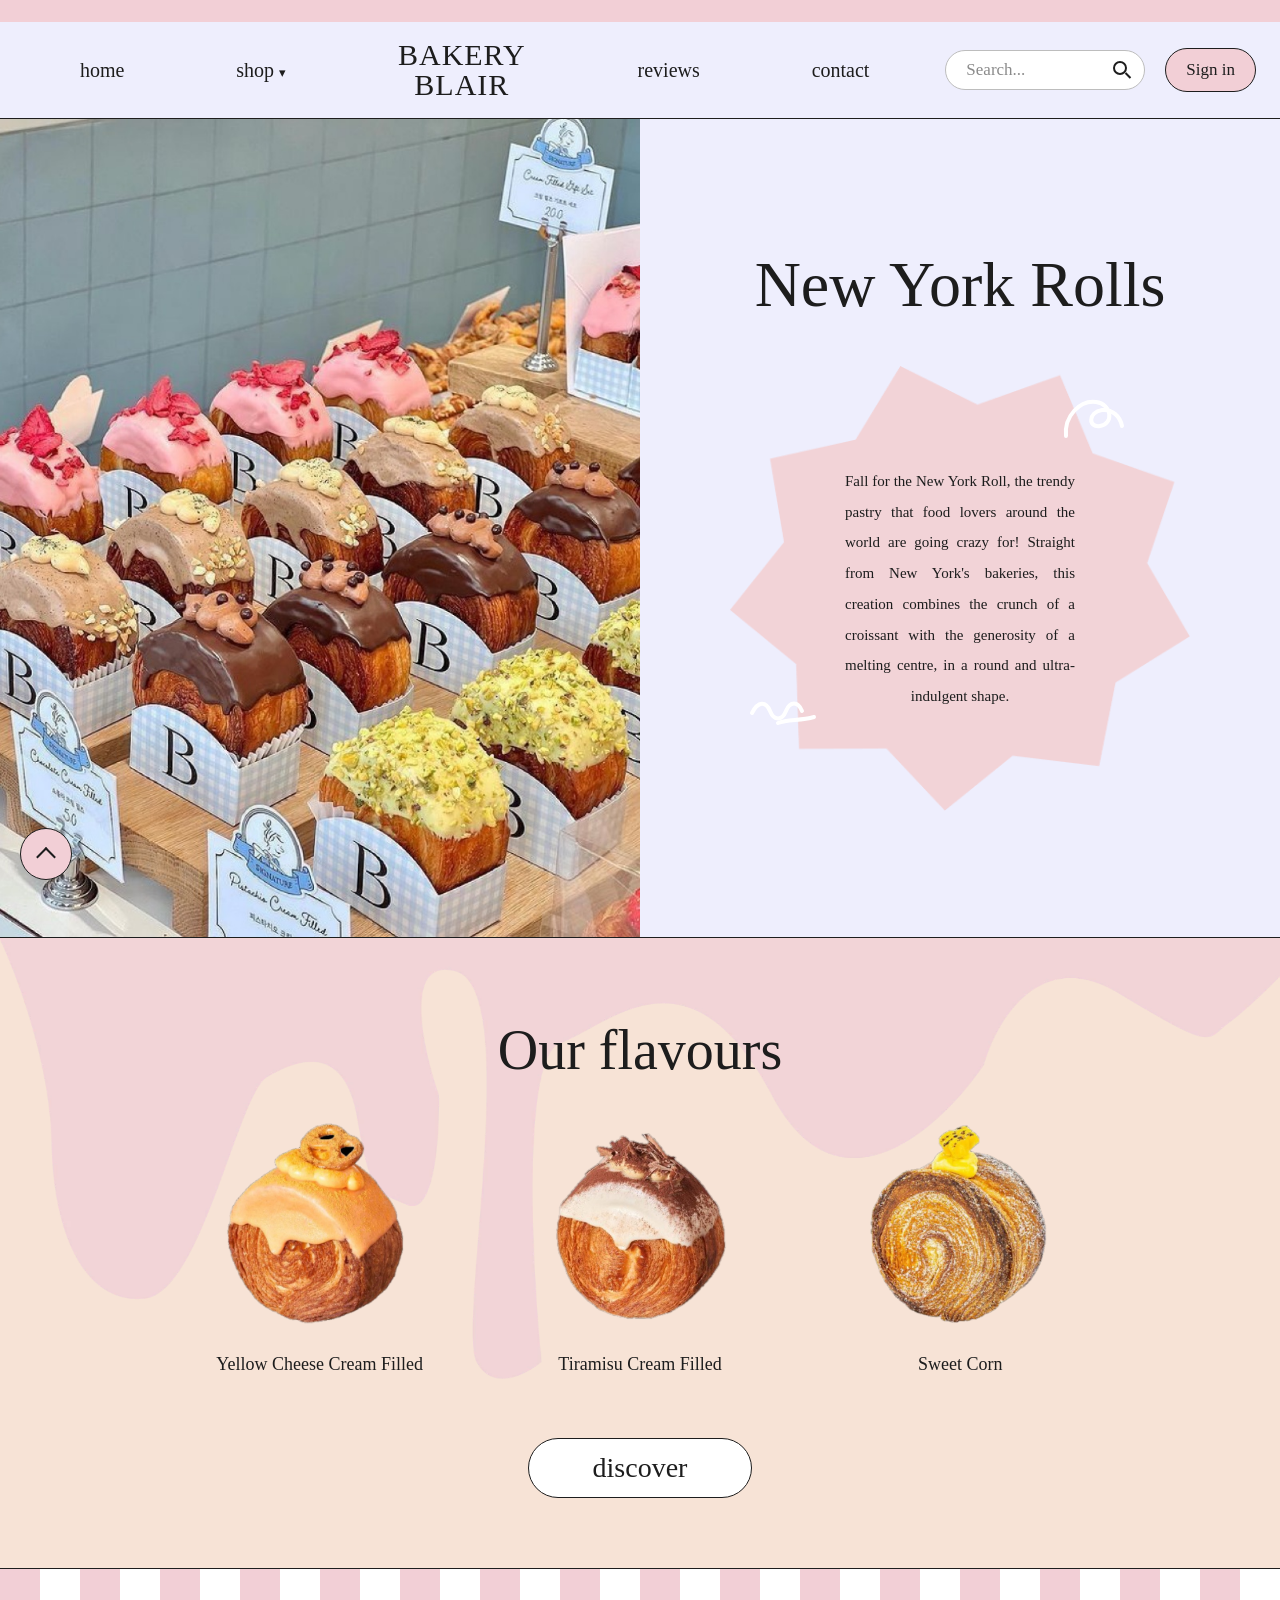
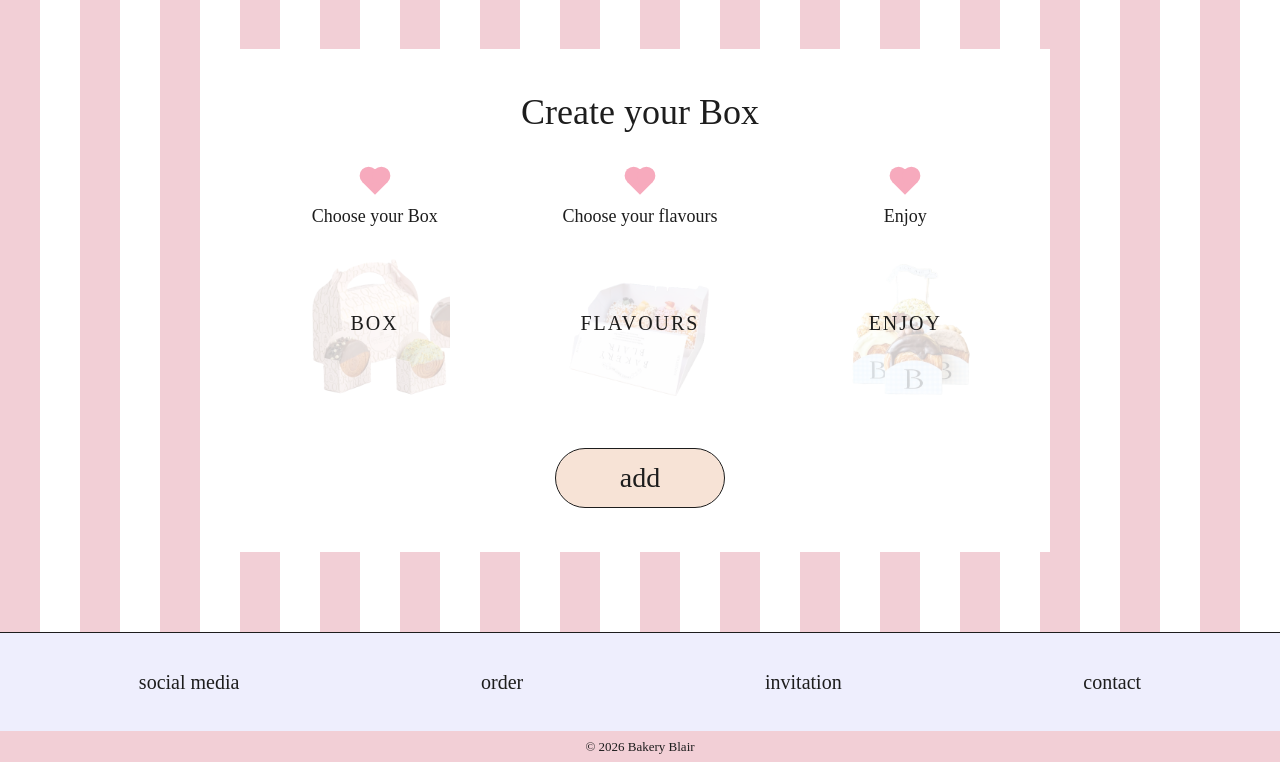
<file: index.html>
<!DOCTYPE html>
<html lang="en">
<head>
    <meta charset="UTF-8">
    <meta name="viewport" content="width=device-width, initial-scale=1.0">
    <title>Bakery Blair</title>
    <link rel="preconnect" href="https://fonts.googleapis.com">
    <link rel="preconnect" href="https://fonts.gstatic.com" crossorigin>
    <link href="https://fonts.googleapis.com/css2?family=Old+Standard+TT:wght@400;700&family=Ponnala&display=swap" rel="stylesheet">
    <link rel="stylesheet" href="style.css">
</head>
<body>

    <!-- Навігація (Flexbox) -->
    <header id="top" class="site-header">
        <nav class="main-nav">
            <!-- Адаптивне меню: чекбокс відкриває список на малих екранах -->
            <input type="checkbox" id="menu-toggle" class="menu-toggle" aria-label="Open menu">
            <label for="menu-toggle" class="burger"><span class="burger-open">&#9776;</span><span class="burger-close">&#10005;</span></label>
            <a href="index.html" class="logo-mobile">Bakery Blair</a>

            <ul class="nav-list">
                <li><a href="index.html">home</a></li>
                <li class="has-submenu">
                    <a href="discover.html">shop <span class="arrow">&#9662;</span></a>
                    <ul class="submenu">
                        <li><a href="discover.html#cheese">Yellow Cheese</a></li>
                        <li><a href="discover.html#tiramisu">Tiramisu</a></li>
                        <li><a href="discover.html#corn">Sweet Corn</a></li>
                    </ul>
                </li>
                <li class="logo"><a href="index.html">Bakery<br>Blair</a></li>
                <li><a href="reviews.html">reviews</a></li>
                <li><a href="reviews.html#feedback">contact</a></li>
            </ul>

            <form class="search" role="search" onsubmit="return false;">
                <input type="search" placeholder="Search..." aria-label="Search">
                <button type="submit" class="search-btn" aria-label="Search">
                    <span class="search-icon"></span>
                </button>
            </form>

            <a href="#signin" class="signin">Sign in</a>
        </nav>
    </header>

    <main>
        <!-- Hero (Grid: 2 колонки) -->
        <section class="hero" id="about">
            <img src="7c415c61-64c7-46a8-bc48-3c3bfce2985f.jpg" alt="New York Rolls in the bakery window">

            <div class="hero-text">
                <h1>New York Rolls</h1>
                <div class="star">
                    <svg class="squiggle squiggle-curl" viewBox="0 0 64 44" aria-hidden="true">
                        <path d="M4 40 C2 20 18 4 34 6 C50 8 52 28 38 30 C26 32 26 16 40 14 C50 13 58 20 60 30"/>
                    </svg>
                    <svg class="squiggle squiggle-wave" viewBox="0 0 70 30" aria-hidden="true">
                        <path d="M4 16 C10 4 18 4 22 14 C26 24 34 24 38 14 C42 4 50 4 54 14"/>
                        <path d="M30 26 C40 22 52 24 66 20"/>
                    </svg>
                    <p>Fall for the New York Roll, the trendy pastry that food lovers around the world are going crazy for! Straight from New York's bakeries, this creation combines the crunch of a croissant with the generosity of a melting centre, in a round and ultra-indulgent shape.</p>
                </div>
            </div>
        </section>

        <!-- Наші смаки -->
        <section class="flavours">
            <div class="drip" aria-hidden="true"></div>
            <h2>Our flavours</h2>
            <div class="flavour-list">
                <figure>
                    <img src="85fc03af-7cc6-4b5b-998e-485e3d695f2f.png" alt="Yellow Cheese Cream Filled">
                    <figcaption>Yellow Cheese Cream Filled</figcaption>
                </figure>
                <figure>
                    <img class="crop-middle" src="5794ade5-6e26-4a5f-9269-1ab10de974f1.png" alt="Tiramisu Cream Filled">
                    <figcaption>Tiramisu Cream Filled</figcaption>
                </figure>
                <figure>
                    <img src="aa8ec759-db70-4f8d-b5c4-2cbbed3b908b.png" alt="Sweet Corn">
                    <figcaption>Sweet Corn</figcaption>
                </figure>
            </div>
            <a href="discover.html" class="pill">discover</a>
        </section>

        <!-- Create your Box (Grid) -->
        <section class="box-teaser">
            <div class="box-card">
                <h2>Create your Box</h2>
                <div class="mini-steps">
                    <div class="mini-step">
                        <span class="heart" aria-hidden="true"></span>
                        Choose your Box
                        <div class="hover-image">
                            <img src="boxes.webp" style="object-position: 0% 50%;" alt="Gift boxes">
                            <span>Box</span>
                        </div>
                    </div>
                    <div class="mini-step">
                        <span class="heart" aria-hidden="true"></span>
                        Choose your flavours
                        <div class="hover-image">
                            <img src="boxes.webp" style="object-position: 55% 50%;" alt="Box of assorted rolls">
                            <span>Flavours</span>
                        </div>
                    </div>
                    <div class="mini-step">
                        <span class="heart" aria-hidden="true"></span>
                        Enjoy
                        <div class="hover-image">
                            <img src="boxes.webp" style="object-position: 100% 50%;" alt="Rolls ready to enjoy">
                            <span>Enjoy</span>
                        </div>
                    </div>
                </div>
                <a href="box.html" class="pill pill-peach">add</a>
            </div>
        </section>
    </main>

    <!-- Футер (Flexbox) -->
    <footer id="contact" class="footer">
        <ul class="footer-links">
            <li><a href="#">social media</a></li>
            <li><a href="box.html">order</a></li>
            <li><a href="invitation.html">invitation</a></li>
            <li><a href="reviews.html#feedback">contact</a></li>
        </ul>
        <p>&copy; 2026 Bakery Blair</p>
    </footer>

    <a href="#top" class="to-top" aria-label="Back to top"><span class="chevron"></span></a>

    <!-- Модальне вікно входу (відкривається через :target) -->
    <div id="signin" class="auth-modal" role="dialog" aria-labelledby="signin-title">
        <a href="#" class="auth-backdrop" aria-label="Close"></a>
        <form class="auth-card" action="#welcome" method="get">
            <a href="#" class="auth-close" aria-label="Close">&#10005;</a>
            <h2 id="signin-title">Sign in</h2>
            <div class="field">
                <label for="si-email">Email</label>
                <input type="email" id="si-email" placeholder=" " required autocomplete="email">
                <span class="ok-mark">&#10003;</span>
                <p class="hint">Enter an email like name@example.com</p>
            </div>
            <div class="field">
                <label for="si-pass">Password</label>
                <input type="password" id="si-pass" placeholder=" " required minlength="8" pattern="(?=.*\d)(?=.*[A-Za-z]).{8,}" autocomplete="current-password">
                <span class="ok-mark">&#10003;</span>
                <p class="hint">At least 8 characters, with letters and a number</p>
            </div>
            <label class="check"><input type="checkbox"> Remember me</label>
            <button type="submit" class="pill pill-peach submit">Sign in</button>
            <p class="auth-switch">No account yet? <a href="#signup">Create one</a></p>
        </form>
    </div>

    <!-- Модальне вікно реєстрації -->
    <div id="signup" class="auth-modal" role="dialog" aria-labelledby="signup-title">
        <a href="#" class="auth-backdrop" aria-label="Close"></a>
        <form class="auth-card" action="#welcome" method="get">
            <a href="#" class="auth-close" aria-label="Close">&#10005;</a>
            <h2 id="signup-title">Create account</h2>
            <div class="field">
                <label for="su-name">Name</label>
                <input type="text" id="su-name" placeholder=" " required pattern="[A-Za-zА-ЯҐЄІЇа-яґєії' \-]{2,40}" autocomplete="name">
                <span class="ok-mark">&#10003;</span>
                <p class="hint">Only letters, 2 to 40 characters</p>
            </div>
            <div class="field">
                <label for="su-email">Email</label>
                <input type="email" id="su-email" placeholder=" " required autocomplete="email">
                <span class="ok-mark">&#10003;</span>
                <p class="hint">Enter an email like name@example.com</p>
            </div>
            <div class="field">
                <label for="su-phone">Phone</label>
                <input type="tel" id="su-phone" placeholder=" " required pattern="\+?[0-9]{10,12}" autocomplete="tel">
                <span class="ok-mark">&#10003;</span>
                <p class="hint">10–12 digits, for example +380501234567</p>
            </div>
            <div class="field">
                <label for="su-pass">Password</label>
                <input type="password" id="su-pass" placeholder=" " required minlength="8" pattern="(?=.*\d)(?=.*[A-Za-z]).{8,}" autocomplete="new-password">
                <span class="ok-mark">&#10003;</span>
                <p class="hint">At least 8 characters, with letters and a number</p>
            </div>
            <label class="check"><input type="checkbox" required> I agree to the terms of use</label>
            <button type="submit" class="pill pill-peach submit">Create account</button>
            <p class="auth-switch">Already have an account? <a href="#signin">Sign in</a></p>
        </form>
    </div>

    <!-- Після надсилання форми -->
    <div id="welcome" class="auth-modal" role="dialog" aria-labelledby="welcome-title">
        <a href="#" class="auth-backdrop" aria-label="Close"></a>
        <div class="auth-card">
            <a href="#" class="auth-close" aria-label="Close">&#10005;</a>
            <h2 id="welcome-title">Welcome!</h2>
            <p class="auth-note">The form is filled in correctly. This is a demo site without a server, so your data is not sent anywhere.</p>
            <a href="#" class="pill pill-peach">continue</a>
        </div>
    </div>

</body>
</html>
</file>
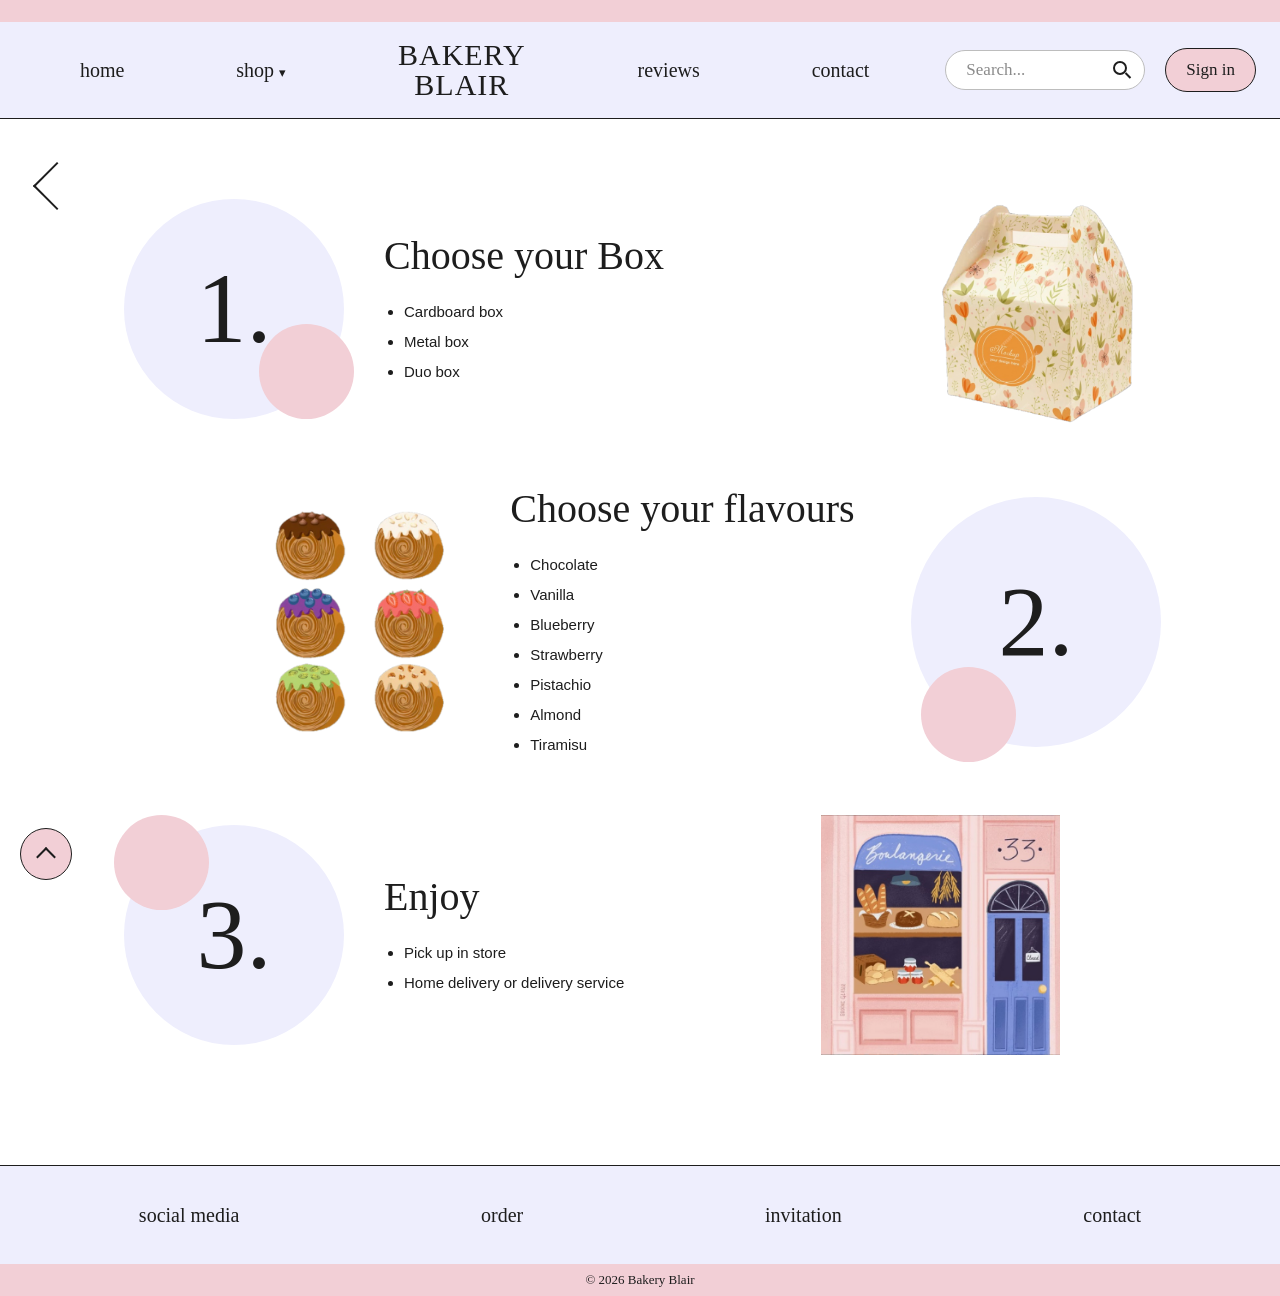
<file: box.html>
<!DOCTYPE html>
<html lang="en">
<head>
    <meta charset="UTF-8">
    <meta name="viewport" content="width=device-width, initial-scale=1.0">
    <title>Create your Box – Bakery Blair</title>
    <link rel="preconnect" href="https://fonts.googleapis.com">
    <link rel="preconnect" href="https://fonts.gstatic.com" crossorigin>
    <link href="https://fonts.googleapis.com/css2?family=Old+Standard+TT:wght@400;700&family=Ponnala&display=swap" rel="stylesheet">
    <link rel="stylesheet" href="style.css">
    <link rel="stylesheet" href="box.css">
</head>
<body>

    <!-- Навігація (Flexbox) -->
    <header id="top" class="site-header">
        <nav class="main-nav">
            <!-- Адаптивне меню: чекбокс відкриває список на малих екранах -->
            <input type="checkbox" id="menu-toggle" class="menu-toggle" aria-label="Open menu">
            <label for="menu-toggle" class="burger"><span class="burger-open">&#9776;</span><span class="burger-close">&#10005;</span></label>
            <a href="index.html" class="logo-mobile">Bakery Blair</a>

            <ul class="nav-list">
                <li><a href="index.html">home</a></li>
                <li class="has-submenu">
                    <a href="discover.html">shop <span class="arrow">&#9662;</span></a>
                    <ul class="submenu">
                        <li><a href="discover.html#cheese">Yellow Cheese</a></li>
                        <li><a href="discover.html#tiramisu">Tiramisu</a></li>
                        <li><a href="discover.html#corn">Sweet Corn</a></li>
                    </ul>
                </li>
                <li class="logo"><a href="index.html">Bakery<br>Blair</a></li>
                <li><a href="reviews.html">reviews</a></li>
                <li><a href="reviews.html#feedback">contact</a></li>
            </ul>

            <form class="search" role="search" onsubmit="return false;">
                <input type="search" placeholder="Search..." aria-label="Search">
                <button type="submit" class="search-btn" aria-label="Search">
                    <span class="search-icon"></span>
                </button>
            </form>

            <a href="#signin" class="signin">Sign in</a>
        </nav>
    </header>

    <main>
        <div class="page-head">
            <a href="index.html" class="back" aria-label="Back to home"></a>
        </div>

        <!-- Кроки (Grid) -->
        <section class="steps">
            <div class="step step-1">
                <div class="num"><span>1.</span></div>
                <div class="step-text">
                    <h2>Choose your Box</h2>
                    <ul>
                        <li>Cardboard box</li>
                        <li>Metal box</li>
                        <li>Duo box</li>
                    </ul>
                </div>
                <img src="e7804679-40c4-4277-b8c3-f092df86e21d.png" alt="Box">
            </div>

            <div class="step step-2">
                <div class="num"><span>2.</span></div>
                <div class="step-text">
                    <h2>Choose your flavours</h2>
                    <ul>
                        <li>Chocolate</li>
                        <li>Vanilla</li>
                        <li>Blueberry</li>
                        <li>Strawberry</li>
                        <li>Pistachio</li>
                        <li>Almond</li>
                        <li>Tiramisu</li>
                    </ul>
                </div>
                <img src="45bf1ae4-9ddc-4283-a827-c1b642840db7.png" alt="Flavours">
            </div>

            <div class="step step-3">
                <div class="num"><span>3.</span></div>
                <div class="step-text">
                    <h2>Enjoy</h2>
                    <ul>
                        <li>Pick up in store</li>
                        <li>Home delivery or delivery service</li>
                    </ul>
                </div>
                <img src="a36f5605-45e7-48e3-b005-fba3c2e8766e.jpg" alt="Store">
            </div>
        </section>
    </main>

    <!-- Футер (Flexbox) -->
    <footer id="contact" class="footer">
        <ul class="footer-links">
            <li><a href="#">social media</a></li>
            <li><a href="box.html">order</a></li>
            <li><a href="invitation.html">invitation</a></li>
            <li><a href="reviews.html#feedback">contact</a></li>
        </ul>
        <p>&copy; 2026 Bakery Blair</p>
    </footer>

    <!-- Кнопка "вгору": fixed, лівий нижній кут, стрілка зроблена CSS transform -->
    <a href="#top" class="to-top" aria-label="Back to top"><span class="chevron"></span></a>

    <!-- Модальне вікно входу (відкривається через :target) -->
    <div id="signin" class="auth-modal" role="dialog" aria-labelledby="signin-title">
        <a href="#" class="auth-backdrop" aria-label="Close"></a>
        <form class="auth-card" action="#welcome" method="get">
            <a href="#" class="auth-close" aria-label="Close">&#10005;</a>
            <h2 id="signin-title">Sign in</h2>
            <div class="field">
                <label for="si-email">Email</label>
                <input type="email" id="si-email" placeholder=" " required autocomplete="email">
                <span class="ok-mark">&#10003;</span>
                <p class="hint">Enter an email like name@example.com</p>
            </div>
            <div class="field">
                <label for="si-pass">Password</label>
                <input type="password" id="si-pass" placeholder=" " required minlength="8" pattern="(?=.*\d)(?=.*[A-Za-z]).{8,}" autocomplete="current-password">
                <span class="ok-mark">&#10003;</span>
                <p class="hint">At least 8 characters, with letters and a number</p>
            </div>
            <label class="check"><input type="checkbox"> Remember me</label>
            <button type="submit" class="pill pill-peach submit">Sign in</button>
            <p class="auth-switch">No account yet? <a href="#signup">Create one</a></p>
        </form>
    </div>

    <!-- Модальне вікно реєстрації -->
    <div id="signup" class="auth-modal" role="dialog" aria-labelledby="signup-title">
        <a href="#" class="auth-backdrop" aria-label="Close"></a>
        <form class="auth-card" action="#welcome" method="get">
            <a href="#" class="auth-close" aria-label="Close">&#10005;</a>
            <h2 id="signup-title">Create account</h2>
            <div class="field">
                <label for="su-name">Name</label>
                <input type="text" id="su-name" placeholder=" " required pattern="[A-Za-zА-ЯҐЄІЇа-яґєії' \-]{2,40}" autocomplete="name">
                <span class="ok-mark">&#10003;</span>
                <p class="hint">Only letters, 2 to 40 characters</p>
            </div>
            <div class="field">
                <label for="su-email">Email</label>
                <input type="email" id="su-email" placeholder=" " required autocomplete="email">
                <span class="ok-mark">&#10003;</span>
                <p class="hint">Enter an email like name@example.com</p>
            </div>
            <div class="field">
                <label for="su-phone">Phone</label>
                <input type="tel" id="su-phone" placeholder=" " required pattern="\+?[0-9]{10,12}" autocomplete="tel">
                <span class="ok-mark">&#10003;</span>
                <p class="hint">10–12 digits, for example +380501234567</p>
            </div>
            <div class="field">
                <label for="su-pass">Password</label>
                <input type="password" id="su-pass" placeholder=" " required minlength="8" pattern="(?=.*\d)(?=.*[A-Za-z]).{8,}" autocomplete="new-password">
                <span class="ok-mark">&#10003;</span>
                <p class="hint">At least 8 characters, with letters and a number</p>
            </div>
            <label class="check"><input type="checkbox" required> I agree to the terms of use</label>
            <button type="submit" class="pill pill-peach submit">Create account</button>
            <p class="auth-switch">Already have an account? <a href="#signin">Sign in</a></p>
        </form>
    </div>

    <!-- Після надсилання форми -->
    <div id="welcome" class="auth-modal" role="dialog" aria-labelledby="welcome-title">
        <a href="#" class="auth-backdrop" aria-label="Close"></a>
        <div class="auth-card">
            <a href="#" class="auth-close" aria-label="Close">&#10005;</a>
            <h2 id="welcome-title">Welcome!</h2>
            <p class="auth-note">The form is filled in correctly. This is a demo site without a server, so your data is not sent anywhere.</p>
            <a href="#" class="pill pill-peach">continue</a>
        </div>
    </div>

</body>
</html>
</file>
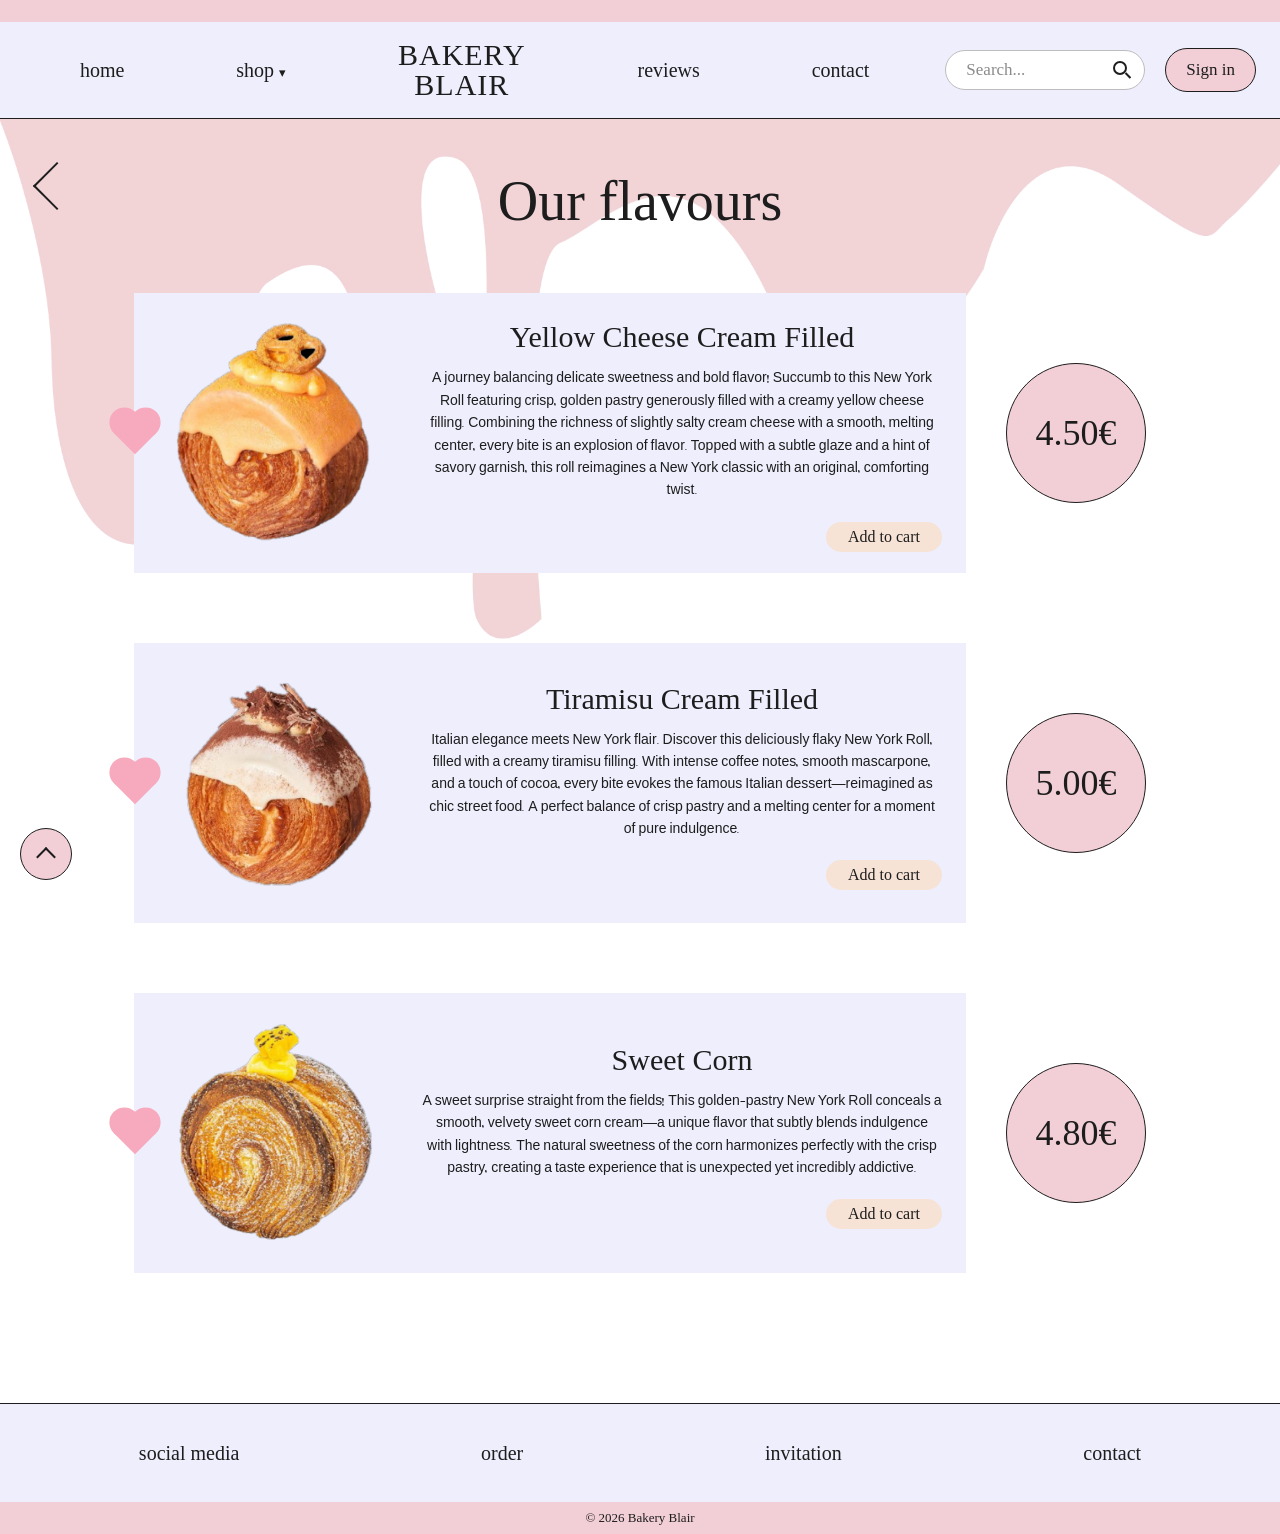
<file: discover.html>
<!DOCTYPE html>
<html lang="en">
<head>
    <meta charset="UTF-8">
    <meta name="viewport" content="width=device-width, initial-scale=1.0">
    <title>Our flavours – Bakery Blair</title>
    <link rel="preconnect" href="https://fonts.googleapis.com">
    <link rel="preconnect" href="https://fonts.gstatic.com" crossorigin>
    <link href="https://fonts.googleapis.com/css2?family=Old+Standard+TT:wght@400;700&family=Ponnala&display=swap" rel="stylesheet">
    <link rel="stylesheet" href="style.css">
</head>
<body>

    <!-- Навігація (Flexbox) -->
    <header id="top" class="site-header">
        <nav class="main-nav">
            <!-- Адаптивне меню: чекбокс відкриває список на малих екранах -->
            <input type="checkbox" id="menu-toggle" class="menu-toggle" aria-label="Open menu">
            <label for="menu-toggle" class="burger"><span class="burger-open">&#9776;</span><span class="burger-close">&#10005;</span></label>
            <a href="index.html" class="logo-mobile">Bakery Blair</a>

            <ul class="nav-list">
                <li><a href="index.html">home</a></li>
                <li class="has-submenu">
                    <a href="discover.html">shop <span class="arrow">&#9662;</span></a>
                    <ul class="submenu">
                        <li><a href="discover.html#cheese">Yellow Cheese</a></li>
                        <li><a href="discover.html#tiramisu">Tiramisu</a></li>
                        <li><a href="discover.html#corn">Sweet Corn</a></li>
                    </ul>
                </li>
                <li class="logo"><a href="index.html">Bakery<br>Blair</a></li>
                <li><a href="reviews.html">reviews</a></li>
                <li><a href="reviews.html#feedback">contact</a></li>
            </ul>

            <form class="search" role="search" onsubmit="return false;">
                <input type="search" placeholder="Search..." aria-label="Search">
                <button type="submit" class="search-btn" aria-label="Search">
                    <span class="search-icon"></span>
                </button>
            </form>

            <a href="#signin" class="signin">Sign in</a>
        </nav>
    </header>

    <main class="products">
        <div class="drip" aria-hidden="true"></div>

        <div class="page-head">
            <a href="index.html" class="back" aria-label="Back to home"></a>
            <h1 class="page-title">Our flavours</h1>
        </div>

        <!-- Yellow Cheese -->
        <div class="product-item" id="cheese">
            <div class="product-card">
                <span class="heart" aria-hidden="true"></span>
                <img src="85fc03af-7cc6-4b5b-998e-485e3d695f2f.png" alt="Yellow Cheese Cream Filled">
                <div class="product-info">
                    <h3>Yellow Cheese Cream Filled</h3>
                    <p>A journey balancing delicate sweetness and bold flavor! Succumb to this New York Roll featuring crisp, golden pastry generously filled with a creamy yellow cheese filling. Combining the richness of slightly salty cream cheese with a smooth, melting center, every bite is an explosion of flavor. Topped with a subtle glaze and a hint of savory garnish, this roll reimagines a New York classic with an original, comforting twist.</p>
                    <button class="pill pill-small">Add to cart</button>
                </div>
            </div>
            <div class="price">4.50€</div>
        </div>

        <!-- Tiramisu -->
        <div class="product-item" id="tiramisu">
            <div class="product-card">
                <span class="heart" aria-hidden="true"></span>
                <img class="crop-middle" src="5794ade5-6e26-4a5f-9269-1ab10de974f1.png" alt="Tiramisu Cream Filled">
                <div class="product-info">
                    <h3>Tiramisu Cream Filled</h3>
                    <p>Italian elegance meets New York flair. Discover this deliciously flaky New York Roll, filled with a creamy tiramisu filling. With intense coffee notes, smooth mascarpone, and a touch of cocoa, every bite evokes the famous Italian dessert—reimagined as chic street food. A perfect balance of crisp pastry and a melting center for a moment of pure indulgence.</p>
                    <button class="pill pill-small">Add to cart</button>
                </div>
            </div>
            <div class="price">5.00€</div>
        </div>

        <!-- Sweet Corn -->
        <div class="product-item" id="corn">
            <div class="product-card">
                <span class="heart" aria-hidden="true"></span>
                <img src="aa8ec759-db70-4f8d-b5c4-2cbbed3b908b.png" alt="Sweet Corn">
                <div class="product-info">
                    <h3>Sweet Corn</h3>
                    <p>A sweet surprise straight from the fields! This golden-pastry New York Roll conceals a smooth, velvety sweet corn cream—a unique flavor that subtly blends indulgence with lightness. The natural sweetness of the corn harmonizes perfectly with the crisp pastry, creating a taste experience that is unexpected yet incredibly addictive.</p>
                    <button class="pill pill-small">Add to cart</button>
                </div>
            </div>
            <div class="price">4.80€</div>
        </div>
    </main>

    <!-- Футер (Flexbox) -->
    <footer id="contact" class="footer">
        <ul class="footer-links">
            <li><a href="#">social media</a></li>
            <li><a href="box.html">order</a></li>
            <li><a href="invitation.html">invitation</a></li>
            <li><a href="reviews.html#feedback">contact</a></li>
        </ul>
        <p>&copy; 2026 Bakery Blair</p>
    </footer>

    <!-- Кнопка "вгору": fixed, лівий нижній кут, стрілка зроблена CSS transform -->
    <a href="#top" class="to-top" aria-label="Back to top"><span class="chevron"></span></a>

    <!-- Модальне вікно входу (відкривається через :target) -->
    <div id="signin" class="auth-modal" role="dialog" aria-labelledby="signin-title">
        <a href="#" class="auth-backdrop" aria-label="Close"></a>
        <form class="auth-card" action="#welcome" method="get">
            <a href="#" class="auth-close" aria-label="Close">&#10005;</a>
            <h2 id="signin-title">Sign in</h2>
            <div class="field">
                <label for="si-email">Email</label>
                <input type="email" id="si-email" placeholder=" " required autocomplete="email">
                <span class="ok-mark">&#10003;</span>
                <p class="hint">Enter an email like name@example.com</p>
            </div>
            <div class="field">
                <label for="si-pass">Password</label>
                <input type="password" id="si-pass" placeholder=" " required minlength="8" pattern="(?=.*\d)(?=.*[A-Za-z]).{8,}" autocomplete="current-password">
                <span class="ok-mark">&#10003;</span>
                <p class="hint">At least 8 characters, with letters and a number</p>
            </div>
            <label class="check"><input type="checkbox"> Remember me</label>
            <button type="submit" class="pill pill-peach submit">Sign in</button>
            <p class="auth-switch">No account yet? <a href="#signup">Create one</a></p>
        </form>
    </div>

    <!-- Модальне вікно реєстрації -->
    <div id="signup" class="auth-modal" role="dialog" aria-labelledby="signup-title">
        <a href="#" class="auth-backdrop" aria-label="Close"></a>
        <form class="auth-card" action="#welcome" method="get">
            <a href="#" class="auth-close" aria-label="Close">&#10005;</a>
            <h2 id="signup-title">Create account</h2>
            <div class="field">
                <label for="su-name">Name</label>
                <input type="text" id="su-name" placeholder=" " required pattern="[A-Za-zА-ЯҐЄІЇа-яґєії' \-]{2,40}" autocomplete="name">
                <span class="ok-mark">&#10003;</span>
                <p class="hint">Only letters, 2 to 40 characters</p>
            </div>
            <div class="field">
                <label for="su-email">Email</label>
                <input type="email" id="su-email" placeholder=" " required autocomplete="email">
                <span class="ok-mark">&#10003;</span>
                <p class="hint">Enter an email like name@example.com</p>
            </div>
            <div class="field">
                <label for="su-phone">Phone</label>
                <input type="tel" id="su-phone" placeholder=" " required pattern="\+?[0-9]{10,12}" autocomplete="tel">
                <span class="ok-mark">&#10003;</span>
                <p class="hint">10–12 digits, for example +380501234567</p>
            </div>
            <div class="field">
                <label for="su-pass">Password</label>
                <input type="password" id="su-pass" placeholder=" " required minlength="8" pattern="(?=.*\d)(?=.*[A-Za-z]).{8,}" autocomplete="new-password">
                <span class="ok-mark">&#10003;</span>
                <p class="hint">At least 8 characters, with letters and a number</p>
            </div>
            <label class="check"><input type="checkbox" required> I agree to the terms of use</label>
            <button type="submit" class="pill pill-peach submit">Create account</button>
            <p class="auth-switch">Already have an account? <a href="#signin">Sign in</a></p>
        </form>
    </div>

    <!-- Після надсилання форми -->
    <div id="welcome" class="auth-modal" role="dialog" aria-labelledby="welcome-title">
        <a href="#" class="auth-backdrop" aria-label="Close"></a>
        <div class="auth-card">
            <a href="#" class="auth-close" aria-label="Close">&#10005;</a>
            <h2 id="welcome-title">Welcome!</h2>
            <p class="auth-note">The form is filled in correctly. This is a demo site without a server, so your data is not sent anywhere.</p>
            <a href="#" class="pill pill-peach">continue</a>
        </div>
    </div>

</body>
</html>
</file>
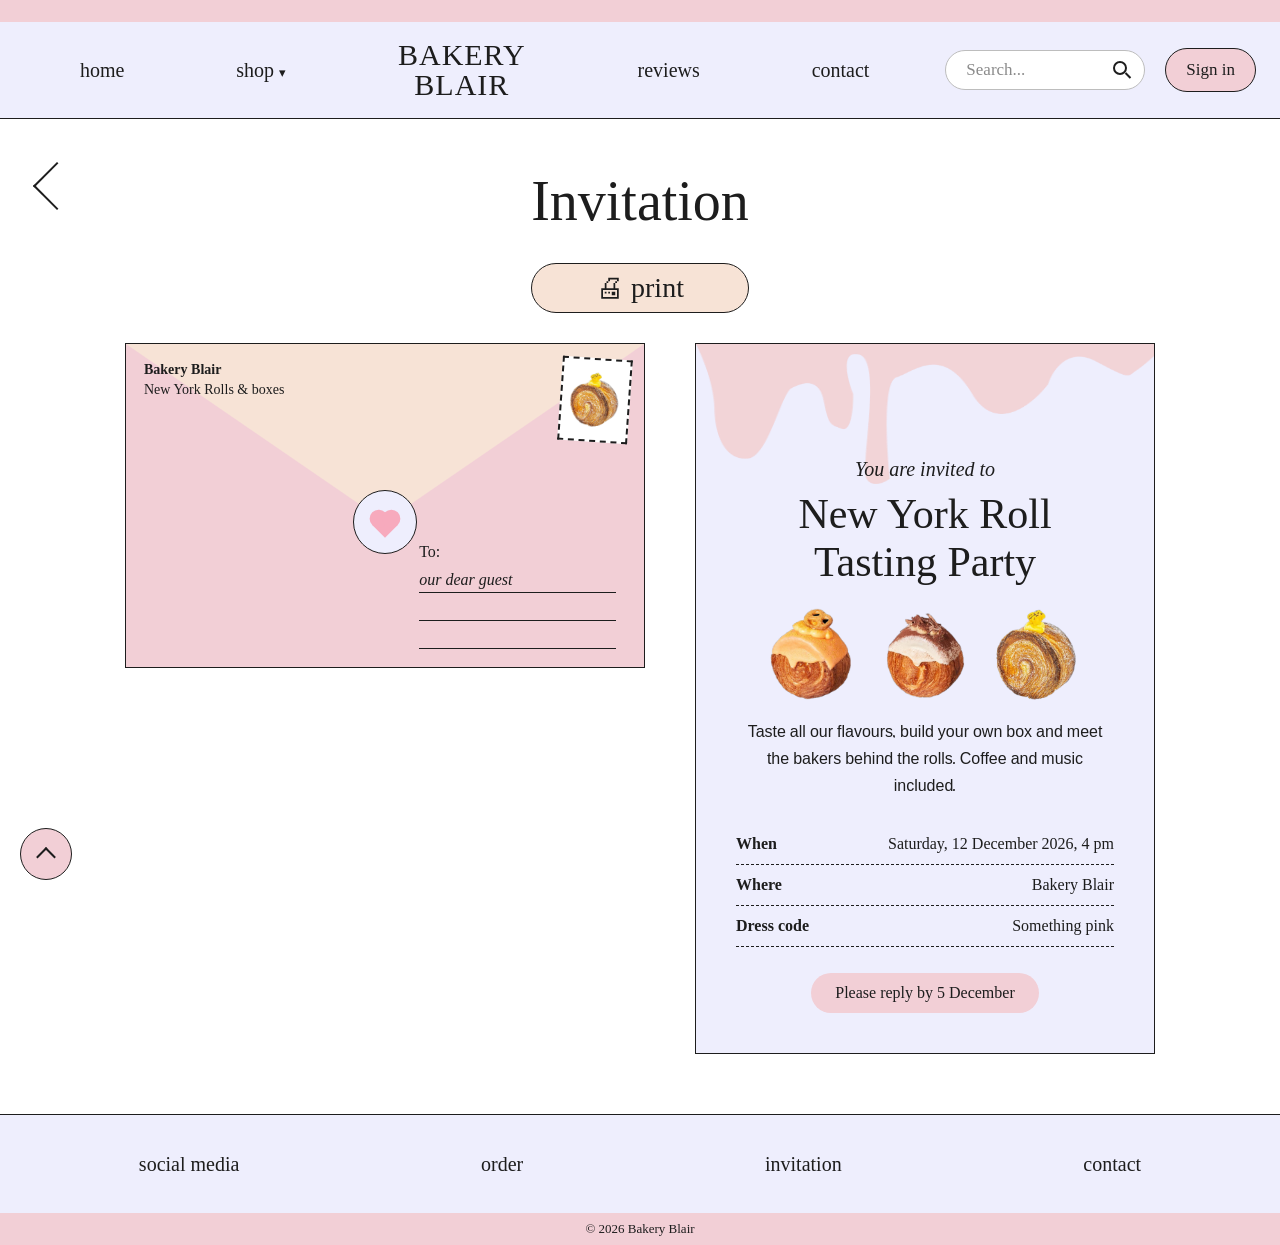
<file: invitation.html>
<!DOCTYPE html>
<html lang="en">
<head>
    <meta charset="UTF-8">
    <meta name="viewport" content="width=device-width, initial-scale=1.0">
    <title>Invitation – Bakery Blair</title>
    <link rel="preconnect" href="https://fonts.googleapis.com">
    <link rel="preconnect" href="https://fonts.gstatic.com" crossorigin>
    <link href="https://fonts.googleapis.com/css2?family=Old+Standard+TT:ital,wght@0,400;0,700;1,400&family=Ponnala&display=swap" rel="stylesheet">
    <link rel="stylesheet" href="style.css">
    <link rel="stylesheet" href="invitation.css">
</head>
<body>

    <!-- Навігація (Flexbox) -->
    <header id="top" class="site-header">
        <nav class="main-nav">
            <!-- Адаптивне меню: чекбокс відкриває список на малих екранах -->
            <input type="checkbox" id="menu-toggle" class="menu-toggle" aria-label="Open menu">
            <label for="menu-toggle" class="burger"><span class="burger-open">&#9776;</span><span class="burger-close">&#10005;</span></label>
            <a href="index.html" class="logo-mobile">Bakery Blair</a>

            <ul class="nav-list">
                <li><a href="index.html">home</a></li>
                <li class="has-submenu">
                    <a href="discover.html">shop <span class="arrow">&#9662;</span></a>
                    <ul class="submenu">
                        <li><a href="discover.html#cheese">Yellow Cheese</a></li>
                        <li><a href="discover.html#tiramisu">Tiramisu</a></li>
                        <li><a href="discover.html#corn">Sweet Corn</a></li>
                    </ul>
                </li>
                <li class="logo"><a href="index.html">Bakery<br>Blair</a></li>
                <li><a href="reviews.html">reviews</a></li>
                <li><a href="reviews.html#feedback">contact</a></li>
            </ul>

            <form class="search" role="search" onsubmit="return false;">
                <input type="search" placeholder="Search..." aria-label="Search">
                <button type="submit" class="search-btn" aria-label="Search">
                    <span class="search-icon"></span>
                </button>
            </form>

            <a href="#signin" class="signin">Sign in</a>
        </nav>
    </header>

    <main class="invite-page">
        <div class="page-head">
            <a href="index.html" class="back" aria-label="Back to home"></a>
            <h1 class="page-title">Invitation</h1>
        </div>

        <div class="print-bar">
            <!-- кнопка друку -->
            <button type="button" class="pill pill-peach" onclick="window.print()">&#128424; print</button>
        </div>

        <div class="invite-sheet">
            <!-- Конверт -->
            <section class="envelope" aria-label="Envelope">
                <div class="envelope-flap"></div>
                <div class="envelope-seal"><span class="heart" aria-hidden="true"></span></div>
                <div class="envelope-stamp">
                    <img src="aa8ec759-db70-4f8d-b5c4-2cbbed3b908b.png" alt="">
                </div>
                <div class="envelope-from">
                    <strong>Bakery Blair</strong><br>
                    New York Rolls &amp; boxes
                </div>
                <div class="envelope-to">
                    <span>To:</span>
                    <p class="line">our dear guest</p>
                    <p class="line"></p>
                    <p class="line"></p>
                </div>
            </section>

            <!-- Запрошення -->
            <article class="invite-card">
                <img src="drip.webp" alt="" class="invite-drip">
                <p class="invite-kicker">You are invited to</p>
                <h2 class="invite-title">New York Roll<br>Tasting Party</h2>
                <div class="invite-rolls">
                    <img src="85fc03af-7cc6-4b5b-998e-485e3d695f2f.png" alt="Yellow Cheese roll">
                    <img src="5794ade5-6e26-4a5f-9269-1ab10de974f1.png" alt="Tiramisu roll" class="crop-middle">
                    <img src="aa8ec759-db70-4f8d-b5c4-2cbbed3b908b.png" alt="Sweet Corn roll">
                </div>
                <p class="invite-text">Taste all our flavours, build your own box and meet the bakers behind the rolls. Coffee and music included.</p>
                <dl class="invite-details">
                    <div><dt>When</dt><dd>Saturday, 12 December 2026, 4 pm</dd></div>
                    <div><dt>Where</dt><dd>Bakery Blair</dd></div>
                    <div><dt>Dress code</dt><dd>Something pink</dd></div>
                </dl>
                <p class="invite-rsvp">Please reply by 5 December</p>
            </article>
        </div>
    </main>

    <!-- Футер (Flexbox) -->
    <footer id="contact" class="footer">
        <ul class="footer-links">
            <li><a href="#">social media</a></li>
            <li><a href="box.html">order</a></li>
            <li><a href="invitation.html">invitation</a></li>
            <li><a href="reviews.html#feedback">contact</a></li>
        </ul>
        <p>&copy; 2026 Bakery Blair</p>
    </footer>

    <a href="#top" class="to-top" aria-label="Back to top"><span class="chevron"></span></a>
    <!-- Модальне вікно входу (відкривається через :target) -->
    <div id="signin" class="auth-modal" role="dialog" aria-labelledby="signin-title">
        <a href="#" class="auth-backdrop" aria-label="Close"></a>
        <form class="auth-card" action="#welcome" method="get">
            <a href="#" class="auth-close" aria-label="Close">&#10005;</a>
            <h2 id="signin-title">Sign in</h2>
            <div class="field">
                <label for="si-email">Email</label>
                <input type="email" id="si-email" placeholder=" " required autocomplete="email">
                <span class="ok-mark">&#10003;</span>
                <p class="hint">Enter an email like name@example.com</p>
            </div>
            <div class="field">
                <label for="si-pass">Password</label>
                <input type="password" id="si-pass" placeholder=" " required minlength="8" pattern="(?=.*\d)(?=.*[A-Za-z]).{8,}" autocomplete="current-password">
                <span class="ok-mark">&#10003;</span>
                <p class="hint">At least 8 characters, with letters and a number</p>
            </div>
            <label class="check"><input type="checkbox"> Remember me</label>
            <button type="submit" class="pill pill-peach submit">Sign in</button>
            <p class="auth-switch">No account yet? <a href="#signup">Create one</a></p>
        </form>
    </div>

    <!-- Модальне вікно реєстрації -->
    <div id="signup" class="auth-modal" role="dialog" aria-labelledby="signup-title">
        <a href="#" class="auth-backdrop" aria-label="Close"></a>
        <form class="auth-card" action="#welcome" method="get">
            <a href="#" class="auth-close" aria-label="Close">&#10005;</a>
            <h2 id="signup-title">Create account</h2>
            <div class="field">
                <label for="su-name">Name</label>
                <input type="text" id="su-name" placeholder=" " required pattern="[A-Za-zА-ЯҐЄІЇа-яґєії' \-]{2,40}" autocomplete="name">
                <span class="ok-mark">&#10003;</span>
                <p class="hint">Only letters, 2 to 40 characters</p>
            </div>
            <div class="field">
                <label for="su-email">Email</label>
                <input type="email" id="su-email" placeholder=" " required autocomplete="email">
                <span class="ok-mark">&#10003;</span>
                <p class="hint">Enter an email like name@example.com</p>
            </div>
            <div class="field">
                <label for="su-phone">Phone</label>
                <input type="tel" id="su-phone" placeholder=" " required pattern="\+?[0-9]{10,12}" autocomplete="tel">
                <span class="ok-mark">&#10003;</span>
                <p class="hint">10–12 digits, for example +380501234567</p>
            </div>
            <div class="field">
                <label for="su-pass">Password</label>
                <input type="password" id="su-pass" placeholder=" " required minlength="8" pattern="(?=.*\d)(?=.*[A-Za-z]).{8,}" autocomplete="new-password">
                <span class="ok-mark">&#10003;</span>
                <p class="hint">At least 8 characters, with letters and a number</p>
            </div>
            <label class="check"><input type="checkbox" required> I agree to the terms of use</label>
            <button type="submit" class="pill pill-peach submit">Create account</button>
            <p class="auth-switch">Already have an account? <a href="#signin">Sign in</a></p>
        </form>
    </div>

    <!-- Після надсилання форми -->
    <div id="welcome" class="auth-modal" role="dialog" aria-labelledby="welcome-title">
        <a href="#" class="auth-backdrop" aria-label="Close"></a>
        <div class="auth-card">
            <a href="#" class="auth-close" aria-label="Close">&#10005;</a>
            <h2 id="welcome-title">Welcome!</h2>
            <p class="auth-note">The form is filled in correctly. This is a demo site without a server, so your data is not sent anywhere.</p>
            <a href="#" class="pill pill-peach">continue</a>
        </div>
    </div>

</body>
</html>
</file>
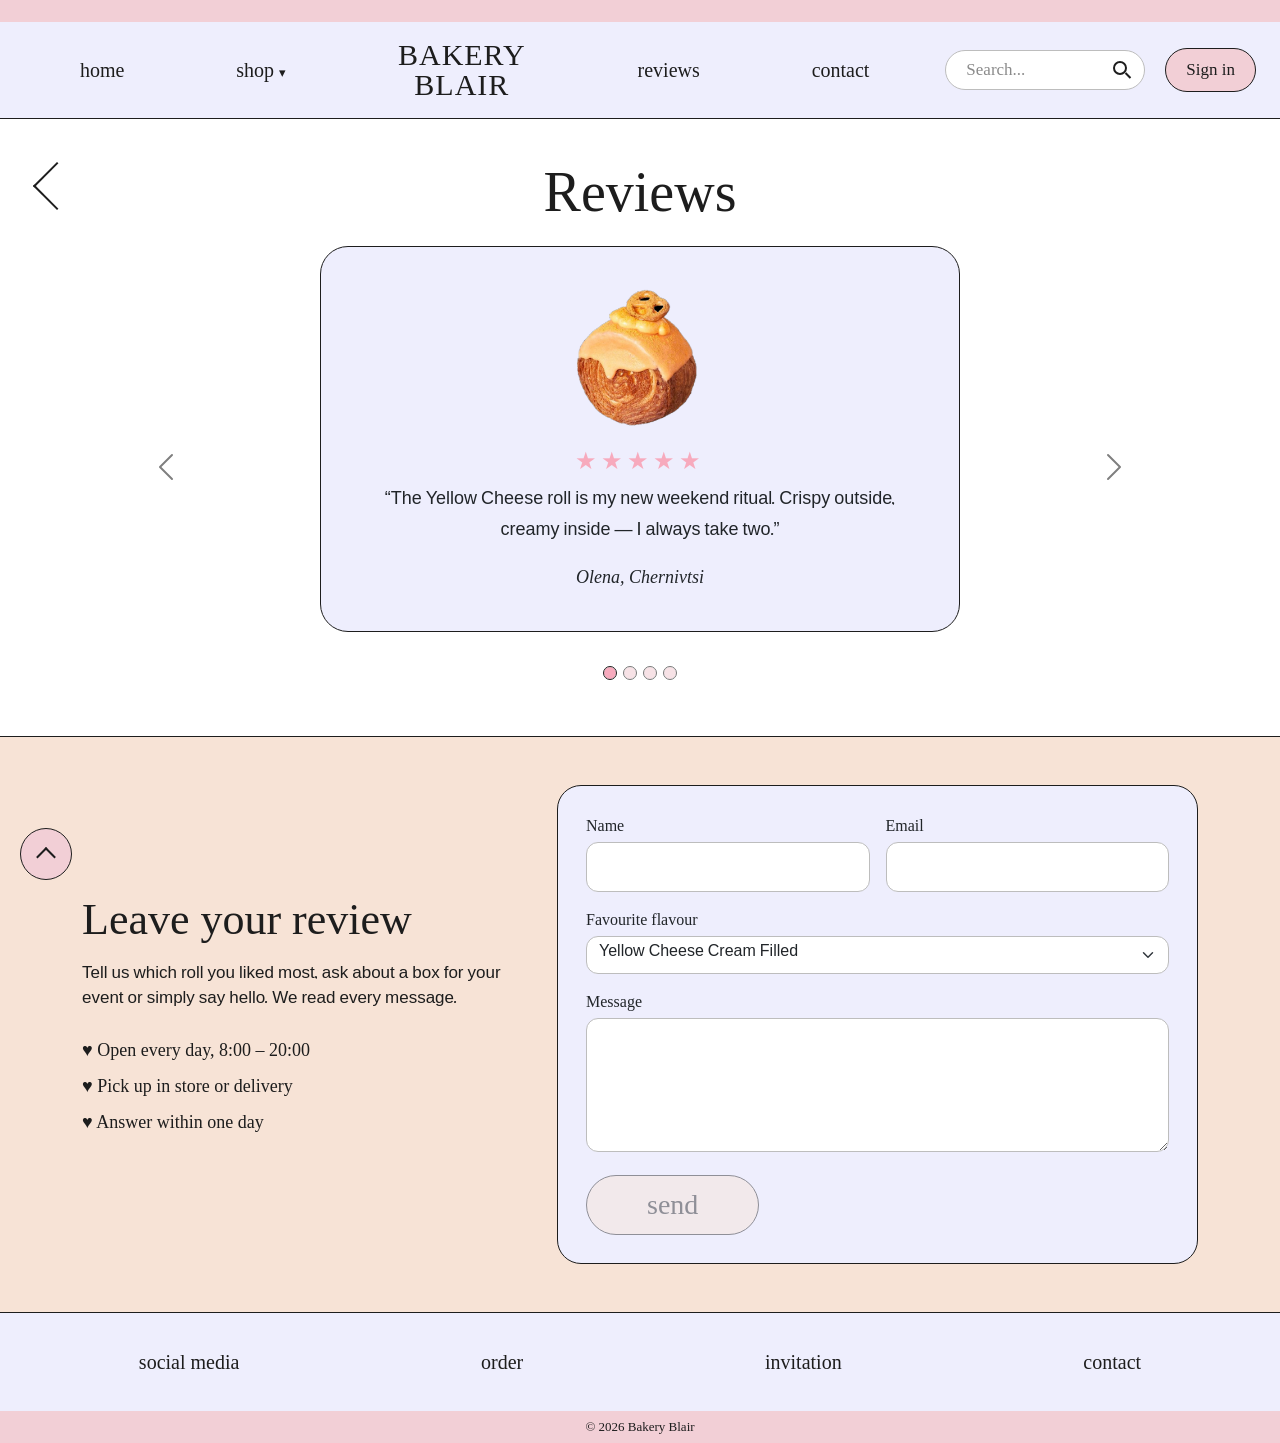
<file: reviews.html>
<!DOCTYPE html>
<html lang="en">
<head>
    <meta charset="UTF-8">
    <meta name="viewport" content="width=device-width, initial-scale=1.0">
    <title>Reviews – Bakery Blair</title>
    <!-- Bootstrap 5.3 (сторінка зібрана на шаблонах Bootstrap) -->
    <link href="https://cdn.jsdelivr.net/npm/bootstrap@5.3.3/dist/css/bootstrap.min.css" rel="stylesheet" integrity="sha384-QWTKZyjpPEjISv5WaRU9OFeRpok6YctnYmDr5pNlyT2bRjXh0JMhjY6hW+ALEwIH" crossorigin="anonymous">
    <link rel="preconnect" href="https://fonts.googleapis.com">
    <link rel="preconnect" href="https://fonts.gstatic.com" crossorigin>
    <link href="https://fonts.googleapis.com/css2?family=Old+Standard+TT:wght@400;700&family=Ponnala&display=swap" rel="stylesheet">
    <link rel="stylesheet" href="style.css">
    <link rel="stylesheet" href="reviews.css">
</head>
<body>

    <!-- Навігація (Flexbox) -->
    <header id="top" class="site-header">
        <nav class="main-nav">
            <!-- Адаптивне меню: чекбокс відкриває список на малих екранах -->
            <input type="checkbox" id="menu-toggle" class="menu-toggle" aria-label="Open menu">
            <label for="menu-toggle" class="burger"><span class="burger-open">&#9776;</span><span class="burger-close">&#10005;</span></label>
            <a href="index.html" class="logo-mobile">Bakery Blair</a>

            <ul class="nav-list">
                <li><a href="index.html">home</a></li>
                <li class="has-submenu">
                    <a href="discover.html">shop <span class="arrow">&#9662;</span></a>
                    <ul class="submenu">
                        <li><a href="discover.html#cheese">Yellow Cheese</a></li>
                        <li><a href="discover.html#tiramisu">Tiramisu</a></li>
                        <li><a href="discover.html#corn">Sweet Corn</a></li>
                    </ul>
                </li>
                <li class="logo"><a href="index.html">Bakery<br>Blair</a></li>
                <li><a href="reviews.html">reviews</a></li>
                <li><a href="reviews.html#feedback">contact</a></li>
            </ul>

            <form class="search" role="search" onsubmit="return false;">
                <input type="search" placeholder="Search..." aria-label="Search">
                <button type="submit" class="search-btn" aria-label="Search">
                    <span class="search-icon"></span>
                </button>
            </form>

            <a href="#signin" class="signin">Sign in</a>
        </nav>
    </header>

    <main class="reviews-page">
        <div class="page-head">
            <a href="index.html" class="back" aria-label="Back to home"></a>
            <h1 class="page-title">Reviews</h1>
        </div>

        <!-- Карусель відгуків (Bootstrap Carousel) -->
        <section class="container mb-5">
            <div id="reviewsCarousel" class="carousel slide" data-bs-ride="carousel" data-bs-interval="5000">
                <div class="carousel-indicators">
                    <button type="button" data-bs-target="#reviewsCarousel" data-bs-slide-to="0" class="active" aria-current="true" aria-label="Review 1"></button>
                    <button type="button" data-bs-target="#reviewsCarousel" data-bs-slide-to="1" aria-label="Review 2"></button>
                    <button type="button" data-bs-target="#reviewsCarousel" data-bs-slide-to="2" aria-label="Review 3"></button>
                    <button type="button" data-bs-target="#reviewsCarousel" data-bs-slide-to="3" aria-label="Review 4"></button>
                </div>

                <div class="carousel-inner">
                    <div class="carousel-item active">
                        <div class="review-card card mx-auto">
                            <div class="card-body">
                                <img src="85fc03af-7cc6-4b5b-998e-485e3d695f2f.png" alt="" class="review-img">
                                <p class="stars" aria-label="5 out of 5">&#9733;&#9733;&#9733;&#9733;&#9733;</p>
                                <blockquote class="card-text">“The Yellow Cheese roll is my new weekend ritual. Crispy outside, creamy inside — I always take two.”</blockquote>
                                <p class="review-author">Olena, Chernivtsi</p>
                            </div>
                        </div>
                    </div>
                    <div class="carousel-item">
                        <div class="review-card card mx-auto">
                            <div class="card-body">
                                <img src="5794ade5-6e26-4a5f-9269-1ab10de974f1.png" alt="" class="review-img crop-middle">
                                <p class="stars" aria-label="5 out of 5">&#9733;&#9733;&#9733;&#9733;&#9733;</p>
                                <blockquote class="card-text">“Tiramisu filling tastes exactly like the real dessert. Ordered a Duo box for a birthday and everyone loved it.”</blockquote>
                                <p class="review-author">Maksym, Kyiv</p>
                            </div>
                        </div>
                    </div>
                    <div class="carousel-item">
                        <div class="review-card card mx-auto">
                            <div class="card-body">
                                <img src="aa8ec759-db70-4f8d-b5c4-2cbbed3b908b.png" alt="" class="review-img">
                                <p class="stars" aria-label="4 out of 5">&#9733;&#9733;&#9733;&#9733;&#9734;</p>
                                <blockquote class="card-text">“Sweet Corn sounded strange, but it is the surprise of the menu. Light, sweet and not too heavy.”</blockquote>
                                <p class="review-author">Iryna, Lviv</p>
                            </div>
                        </div>
                    </div>
                    <div class="carousel-item">
                        <div class="review-card card mx-auto">
                            <div class="card-body">
                                <img src="e7804679-40c4-4277-b8c3-f092df86e21d.png" alt="" class="review-img">
                                <p class="stars" aria-label="5 out of 5">&#9733;&#9733;&#9733;&#9733;&#9733;</p>
                                <blockquote class="card-text">“The gift box is so pretty that it is a pity to open it. Delivery came right on time.”</blockquote>
                                <p class="review-author">Sofiia, Odesa</p>
                            </div>
                        </div>
                    </div>
                </div>

                <button class="carousel-control-prev" type="button" data-bs-target="#reviewsCarousel" data-bs-slide="prev">
                    <span class="carousel-control-prev-icon" aria-hidden="true"></span>
                    <span class="visually-hidden">Previous</span>
                </button>
                <button class="carousel-control-next" type="button" data-bs-target="#reviewsCarousel" data-bs-slide="next">
                    <span class="carousel-control-next-icon" aria-hidden="true"></span>
                    <span class="visually-hidden">Next</span>
                </button>
            </div>
        </section>

        <!-- Зворотний зв'язок (сітка Bootstrap) -->
        <section id="feedback" class="feedback py-5">
            <div class="container">
                <div class="row g-4 align-items-center">
                    <div class="col-lg-5">
                        <h2 class="feedback-title">Leave your review</h2>
                        <p class="feedback-text">Tell us which roll you liked most, ask about a box for your event or simply say hello. We read every message.</p>
                        <ul class="list-unstyled feedback-info">
                            <li>&#9829; Open every day, 8:00 – 20:00</li>
                            <li>&#9829; Pick up in store or delivery</li>
                            <li>&#9829; Answer within one day</li>
                        </ul>
                    </div>

                    <div class="col-lg-7">
                        <!-- Форма: перевірка лише HTML + CSS; на Netlify повідомлення збираються Netlify Forms -->
                        <form name="feedback" method="POST" action="reviews.html#thanks" data-netlify="true" netlify-honeypot="bot-field" class="feedback-form card">
                            <input type="hidden" name="form-name" value="feedback">
                            <p class="d-none"><label>Don't fill this out: <input name="bot-field"></label></p>
                            <div class="row g-3">
                                <div class="col-md-6 field">
                                    <label for="fb-name">Name</label>
                                    <input type="text" id="fb-name" name="name" placeholder=" " required pattern="[A-Za-zА-ЯҐЄІЇа-яґєії' \-]{2,40}">
                                    <span class="ok-mark">&#10003;</span>
                                    <p class="hint">Only letters, 2 to 40 characters</p>
                                </div>
                                <div class="col-md-6 field">
                                    <label for="fb-email">Email</label>
                                    <input type="email" id="fb-email" name="email" placeholder=" " required>
                                    <span class="ok-mark">&#10003;</span>
                                    <p class="hint">Enter an email like name@example.com</p>
                                </div>
                                <div class="col-12 field">
                                    <label for="fb-flavour">Favourite flavour</label>
                                    <select id="fb-flavour" name="flavour" class="form-select">
                                        <option>Yellow Cheese Cream Filled</option>
                                        <option>Tiramisu Cream Filled</option>
                                        <option>Sweet Corn</option>
                                    </select>
                                </div>
                                <div class="col-12 field">
                                    <label for="fb-message">Message</label>
                                    <textarea id="fb-message" name="message" rows="4" placeholder=" " required minlength="10"></textarea>
                                    <p class="hint">Write at least 10 characters</p>
                                </div>
                                <div class="col-12">
                                    <button type="submit" class="pill pill-peach submit">send</button>
                                </div>
                            </div>
                        </form>
                    </div>
                </div>
            </div>
        </section>
    </main>

    <!-- Футер (Flexbox) -->
    <footer id="contact" class="footer">
        <ul class="footer-links">
            <li><a href="#">social media</a></li>
            <li><a href="box.html">order</a></li>
            <li><a href="invitation.html">invitation</a></li>
            <li><a href="reviews.html#feedback">contact</a></li>
        </ul>
        <p>&copy; 2026 Bakery Blair</p>
    </footer>

    <a href="#top" class="to-top" aria-label="Back to top"><span class="chevron"></span></a>

    <!-- Подяка після надсилання відгуку -->
    <div id="thanks" class="auth-modal" role="dialog" aria-labelledby="thanks-title">
        <a href="#" class="auth-backdrop" aria-label="Close"></a>
        <div class="auth-card">
            <a href="#" class="auth-close" aria-label="Close">&#10005;</a>
            <h2 id="thanks-title">Thank you!</h2>
            <p class="auth-note">Your message has been sent. We will answer soon.</p>
            <a href="#" class="pill pill-peach">continue</a>
        </div>
    </div>

    <script src="https://cdn.jsdelivr.net/npm/bootstrap@5.3.3/dist/js/bootstrap.bundle.min.js" integrity="sha384-YvpcrYf0tY3lHB60NNkmXc5s9fDVZLESaAA55NDzOxhy9GkcIdslK1eN7N6jIeHz" crossorigin="anonymous"></script>
    <!-- Модальне вікно входу (відкривається через :target) -->
    <div id="signin" class="auth-modal" role="dialog" aria-labelledby="signin-title">
        <a href="#" class="auth-backdrop" aria-label="Close"></a>
        <form class="auth-card" action="#welcome" method="get">
            <a href="#" class="auth-close" aria-label="Close">&#10005;</a>
            <h2 id="signin-title">Sign in</h2>
            <div class="field">
                <label for="si-email">Email</label>
                <input type="email" id="si-email" placeholder=" " required autocomplete="email">
                <span class="ok-mark">&#10003;</span>
                <p class="hint">Enter an email like name@example.com</p>
            </div>
            <div class="field">
                <label for="si-pass">Password</label>
                <input type="password" id="si-pass" placeholder=" " required minlength="8" pattern="(?=.*\d)(?=.*[A-Za-z]).{8,}" autocomplete="current-password">
                <span class="ok-mark">&#10003;</span>
                <p class="hint">At least 8 characters, with letters and a number</p>
            </div>
            <label class="check"><input type="checkbox"> Remember me</label>
            <button type="submit" class="pill pill-peach submit">Sign in</button>
            <p class="auth-switch">No account yet? <a href="#signup">Create one</a></p>
        </form>
    </div>

    <!-- Модальне вікно реєстрації -->
    <div id="signup" class="auth-modal" role="dialog" aria-labelledby="signup-title">
        <a href="#" class="auth-backdrop" aria-label="Close"></a>
        <form class="auth-card" action="#welcome" method="get">
            <a href="#" class="auth-close" aria-label="Close">&#10005;</a>
            <h2 id="signup-title">Create account</h2>
            <div class="field">
                <label for="su-name">Name</label>
                <input type="text" id="su-name" placeholder=" " required pattern="[A-Za-zА-ЯҐЄІЇа-яґєії' \-]{2,40}" autocomplete="name">
                <span class="ok-mark">&#10003;</span>
                <p class="hint">Only letters, 2 to 40 characters</p>
            </div>
            <div class="field">
                <label for="su-email">Email</label>
                <input type="email" id="su-email" placeholder=" " required autocomplete="email">
                <span class="ok-mark">&#10003;</span>
                <p class="hint">Enter an email like name@example.com</p>
            </div>
            <div class="field">
                <label for="su-phone">Phone</label>
                <input type="tel" id="su-phone" placeholder=" " required pattern="\+?[0-9]{10,12}" autocomplete="tel">
                <span class="ok-mark">&#10003;</span>
                <p class="hint">10–12 digits, for example +380501234567</p>
            </div>
            <div class="field">
                <label for="su-pass">Password</label>
                <input type="password" id="su-pass" placeholder=" " required minlength="8" pattern="(?=.*\d)(?=.*[A-Za-z]).{8,}" autocomplete="new-password">
                <span class="ok-mark">&#10003;</span>
                <p class="hint">At least 8 characters, with letters and a number</p>
            </div>
            <label class="check"><input type="checkbox" required> I agree to the terms of use</label>
            <button type="submit" class="pill pill-peach submit">Create account</button>
            <p class="auth-switch">Already have an account? <a href="#signin">Sign in</a></p>
        </form>
    </div>

    <!-- Після надсилання форми -->
    <div id="welcome" class="auth-modal" role="dialog" aria-labelledby="welcome-title">
        <a href="#" class="auth-backdrop" aria-label="Close"></a>
        <div class="auth-card">
            <a href="#" class="auth-close" aria-label="Close">&#10005;</a>
            <h2 id="welcome-title">Welcome!</h2>
            <p class="auth-note">The form is filled in correctly. This is a demo site without a server, so your data is not sent anywhere.</p>
            <a href="#" class="pill pill-peach">continue</a>
        </div>
    </div>

</body>
</html>
</file>
<file: style.css>
/* ===== Кольори та шрифти з макету Gourmandise ===== */
:root {
    --lavender: #eeeefd;
    --pink: #f2cfd6;
    --pink-heart: #f7aabd;
    --peach: #f7e3d6;
    --white: #ffffff;
    --ink: #1d1d1d;
    --accent: #b0697a;
    --ok: #5a9e6a;
    --error: #c9536b;
    --serif: "Old Standard TT", Georgia, serif;   /* заголовки, меню, кнопки */
    --text: "Ponnala", Arial, sans-serif;         /* описи та списки */
}

* { box-sizing: border-box; }

/* плавна прокрутка (кнопка "вгору" і якорі) */
html { scroll-behavior: smooth; }

body {
    margin: 0;
    background: var(--white);
    color: var(--ink);
    font-family: var(--serif);
    line-height: 1.5;
    text-align: center;
}

img { display: block; max-width: 100%; }
a { color: inherit; text-decoration: none; }

h1, h2, h3 {
    font-family: var(--serif);
    font-weight: 400;
    margin: 0 0 .4em;
}

.page-title { font-size: clamp(36px, 5vw, 56px); }

/* ===== Кнопки ===== */
.pill {
    display: inline-block;
    font-family: var(--serif);
    font-size: 28px;
    padding: 8px 64px;
    border: 1px solid var(--ink);
    border-radius: 999px;
    background: var(--white);
    color: var(--ink);
    cursor: pointer;
    transition: background-color .3s, transform .3s;
}
.pill:hover { background: var(--lavender); transform: translateY(-3px); }
.pill-peach { background: var(--peach); }
.pill-peach:hover { background: var(--pink); }
.pill-small {
    font-size: 16px;
    padding: 6px 22px;
    border: none;
    background: var(--peach);
}

/* ===== Навігація (Flexbox) ===== */
.site-header {
    position: relative;
    z-index: 50;
    background: var(--lavender);
    border-top: 22px solid var(--pink);
    border-bottom: 1px solid var(--ink);
}

.main-nav {
    display: flex;
    align-items: center;
    gap: 20px;
    max-width: 1300px;
    margin: 0 auto;
    padding: 12px 24px;
}

.nav-list {
    flex: 1;
    display: flex;
    justify-content: space-around;
    align-items: center;
    list-style: none;
    margin: 0;
    padding: 0;
    font-size: 20px;
}

.nav-list a { display: block; padding: 6px 4px; transition: color .3s; }
.nav-list > li > a:hover { color: var(--accent); }

.logo a,
.logo-mobile {
    font-size: 30px;
    line-height: 1;
    letter-spacing: 1px;
    text-transform: uppercase;
}

/* батьківський пункт — relative */
.has-submenu { position: relative; }

.arrow {
    display: inline-block;
    font-size: 13px;
    transition: transform .3s;
}
.has-submenu:hover .arrow,
.has-submenu:focus-within .arrow { transform: rotate(180deg); }

/* підменю — absolute */
.submenu {
    position: absolute;
    top: 100%;
    left: 50%;
    transform: translateX(-50%);
    min-width: 170px;
    list-style: none;
    margin: 0;
    padding: 6px;
    background: var(--white);
    border: 1px solid var(--ink);
    border-radius: 8px;
    display: none;
    z-index: 60;
}
.submenu li + li { margin-top: 4px; }
.submenu a {
    padding: 6px 12px;
    border-radius: 6px;
    background: var(--lavender);
    font-size: 16px;
}
.submenu a:hover { background: var(--pink); }

.has-submenu:hover .submenu,
.has-submenu:focus-within .submenu { display: block; }

/* Адаптивне меню: чекбокс + іконки ☰ / ✕ (без JavaScript) */
.menu-toggle { position: absolute; opacity: 0; pointer-events: none; }
.burger,
.logo-mobile { display: none; }
.burger {
    width: 44px;
    height: 44px;
    place-items: center;
    font-size: 28px;
    line-height: 1;
    cursor: pointer;
    border-radius: 50%;
    transition: background-color .3s;
}
.burger:hover { background: var(--pink); }
.burger-close { display: none; }

/* ===== Пошук ===== */
.search {
    display: flex;
    align-items: center;
    width: 200px;
    height: 40px;
    padding: 0 6px 0 18px;
    background: var(--white);
    border: 1.5px solid #bdbdbd;
    border-radius: 999px;
}
.search input {
    flex: 1;
    min-width: 0;
    border: none;
    outline: none;
    background: transparent;
    font: 17px var(--serif);
    color: var(--ink);
}
.search input::placeholder { color: #8a8a8a; }
.search input::-webkit-search-cancel-button { display: none; }
.search-btn {
    width: 32px;
    height: 32px;
    border: none;
    background: none;
    cursor: pointer;
    display: grid;
    place-items: center;
}
/* лупа зроблена лише CSS */
.search-icon {
    position: relative;
    width: 14px;
    height: 14px;
    border: 2px solid var(--ink);
    border-radius: 50%;
    transform: translate(-2px, -2px);
}
.search-icon::after {
    content: "";
    position: absolute;
    width: 2px;
    height: 7px;
    background: var(--ink);
    right: -4px;
    bottom: -6px;
    transform: rotate(-45deg);
}

/* ===== Кнопка Sign in ===== */
.signin {
    flex-shrink: 0;
    padding: 8px 20px;
    border: 1px solid var(--ink);
    border-radius: 999px;
    background: var(--pink);
    font-size: 17px;
    white-space: nowrap;
    transition: background-color .3s, transform .3s;
}
.signin:hover { background: var(--peach); transform: translateY(-2px); }

/* ===== Модальні вікна Sign in / Sign up (через :target, без JavaScript) ===== */
.auth-modal {
    position: fixed;
    inset: 0;
    z-index: 200;
    display: none;
    place-items: center;
    padding: 16px;
}
.auth-modal:target { display: grid; }
.auth-backdrop {
    position: absolute;
    inset: 0;
    background: rgba(29, 29, 29, .45);
    animation: fade-in .3s ease both;
}
.auth-card {
    position: relative;
    width: min(420px, 100%);
    max-height: calc(100vh - 32px);
    overflow-y: auto;
    padding: 36px 32px 28px;
    background: var(--lavender);
    border: 1px solid var(--ink);
    border-radius: 24px;
    text-align: left;
    animation: pop-in .35s ease both;
}
.auth-card h2 { text-align: center; font-size: 36px; }
.auth-close {
    position: absolute;
    top: 14px;
    right: 18px;
    font-size: 26px;
    line-height: 1;
    transition: transform .3s;
}
.auth-close:hover { transform: rotate(90deg); }
.auth-switch { margin: 16px 0 0; text-align: center; font-size: 15px; }
.auth-switch a { text-decoration: underline; color: var(--accent); }
.auth-note { margin: 0 0 16px; text-align: center; font-family: var(--text); font-size: 14px; }

/* ===== Поля форм і перевірка лише засобами HTML + CSS ===== */
.field { position: relative; margin-bottom: 18px; }
.field label {
    display: block;
    margin-bottom: 4px;
    font-size: 16px;
}
.field input,
.field textarea {
    width: 100%;
    padding: 10px 14px;
    border: 1.5px solid #bdbdbd;
    border-radius: 12px;
    background: var(--white);
    font: 16px var(--text);
    color: var(--ink);
    outline: none;
    transition: border-color .3s, box-shadow .3s;
}
.field input:focus,
.field textarea:focus { border-color: var(--accent); box-shadow: 0 0 0 3px var(--pink); }

/* підказка з'являється, лише коли поле заповнене неправильно */
.hint {
    display: none;
    margin: 4px 0 0;
    font-family: var(--text);
    font-size: 13px;
    color: var(--error);
}
.field input:not(:placeholder-shown):invalid,
.field textarea:not(:placeholder-shown):invalid { border-color: var(--error); }
.field input:not(:placeholder-shown):invalid ~ .hint,
.field textarea:not(:placeholder-shown):invalid ~ .hint { display: block; }
.field input:not(:placeholder-shown):valid,
.field textarea:not(:placeholder-shown):valid { border-color: var(--ok); }
/* зелена галочка біля правильного поля */
.field input:not(:placeholder-shown):valid + .ok-mark { opacity: 1; }
.ok-mark {
    position: absolute;
    right: 14px;
    top: 38px;
    color: var(--ok);
    opacity: 0;
    transition: opacity .3s;
    pointer-events: none;
}

.check { display: flex; gap: 8px; align-items: flex-start; font-family: var(--text); font-size: 14px; margin-bottom: 18px; }
.check input { margin-top: 3px; accent-color: var(--accent); }

.auth-card .pill { display: block; width: 100%; padding: 8px; font-size: 22px; }
/* поки форма не заповнена правильно — кнопка неактивна */
form:invalid .submit { opacity: .45; pointer-events: none; }

/* ===== Головна: hero (Grid) ===== */
.hero {
    display: grid;
    grid-template-columns: 1fr 1fr;
    min-height: 560px;
    background: var(--lavender);
    border-bottom: 1px solid var(--ink);
}
.hero > img {
    width: 100%;
    height: 100%;
    object-fit: cover;
}
.hero-text {
    display: flex;
    flex-direction: column;
    align-items: center;
    justify-content: center;
    padding: 40px 24px;
    overflow: hidden;
}
.hero-text h1 { font-size: clamp(40px, 5vw, 64px); animation: fade-up .9s ease both; }

/* рожева зірка */
.star {
    position: relative;
    width: min(460px, 100%);
    aspect-ratio: 1;
    display: grid;
    place-items: center;
    animation: fade-up .9s .25s ease both;
}
.star::before {
    content: "";
    position: absolute;
    inset: 0;
    background: url("star.png") center / contain no-repeat;
}
/* текст рівним квадратним блоком по центру зірки */
.star p {
    position: relative;
    width: 50%;
    aspect-ratio: 1;
    margin: 0;
    display: flex;
    align-items: center;
    font-size: 15px;
    line-height: 2.05;
    text-align: justify;
    text-align-last: center;
    hyphens: auto;
}
/* білі кривульки на зірці */
.squiggle {
    position: absolute;
    fill: none;
    stroke: var(--white);
    stroke-width: 4;
    stroke-linecap: round;
    stroke-linejoin: round;
}
.squiggle-curl { top: 8%; right: 14%; width: 64px; }
.squiggle-wave { bottom: 20%; left: 4%; width: 70px; }

/* ===== Потьоки глазурі ===== */
.drip {
    position: absolute;
    top: 0;
    left: 0;
    right: 0;
    height: 100%;
    background: url("drip.webp") top / 100% auto no-repeat;
    pointer-events: none;
}

/* ===== Головна: наші смаки ===== */
.flavours {
    position: relative;
    padding: 70px 24px 70px;
    background: var(--peach);
    border-bottom: 1px solid var(--ink);
}
/* потьоки на всю ширину і ~70% висоти блоку, як у макеті */
.flavours .drip { background-size: 100% 70%; }
.flavours h2 { position: relative; font-size: clamp(36px, 5vw, 56px); }
.flavour-list {
    position: relative;
    display: grid;
    grid-template-columns: repeat(3, 1fr);
    justify-items: center;
    width: 78%;
    margin: 20px auto 60px;
}
.flavour-list figure { margin: 0; width: 220px; animation: fade-up .8s ease both; }
.flavour-list figure:nth-child(2) { animation-delay: .15s; }
.flavour-list figure:nth-child(3) { animation-delay: .3s; }
.flavour-list img {
    width: 220px;
    height: 220px;
    object-fit: contain;
    margin: 0 auto 16px;
    transition: transform .4s;
}
.flavour-list figure:hover img { transform: translateY(-10px); }
.flavour-list figcaption { font-size: 18px; }

/* з картинки, де три роли поруч, показуємо лише середній (тірамісу) */
.flavour-list img.crop-middle,
.product-card img.crop-middle {
    object-fit: cover;
    object-position: 50% 50%;
}

/* ===== Головна: Create your Box (Grid) ===== */
.box-teaser {
    padding: 80px 24px;
    background: repeating-linear-gradient(90deg, var(--pink) 0 40px, var(--white) 40px 80px);
}
.box-card {
    max-width: 820px;
    margin: 0 auto;
    padding: 36px 24px 44px;
    background: var(--white);
}
.box-card h2 { font-size: 36px; }
.mini-steps {
    display: grid;
    grid-template-columns: repeat(3, 1fr);
    gap: 24px;
    margin: 24px 0 40px;
}
.mini-step { display: flex; flex-direction: column; align-items: center; gap: 8px; font-size: 18px; }

/* сердечко зроблене CSS transform */
.heart {
    position: relative;
    width: 18px;
    height: 18px;
    margin: 10px 0 4px;
    background: var(--pink-heart);
    transform: rotate(-45deg);
}
.heart::before,
.heart::after {
    content: "";
    position: absolute;
    width: 18px;
    height: 18px;
    background: inherit;
    border-radius: 50%;
}
.heart::before { top: -9px; left: 0; }
.heart::after { left: 9px; top: 0; }
.mini-step:hover .heart { animation: heartbeat 1s ease infinite; }

/* ===== Зображення з текстом, що ховається при наведенні ===== */
.hover-image {
    position: relative;
    width: 150px;
    height: 170px;
    overflow: hidden;
}
.hover-image img {
    width: 100%;
    height: 100%;
    object-fit: cover;
    opacity: .2;               /* спочатку зображення тьмяне */
    transition: opacity .4s;
}
.hover-image span {
    position: absolute;
    inset: 0;
    display: grid;
    place-items: center;
    padding: 8px;
    font-size: 20px;
    letter-spacing: 2px;
    text-transform: uppercase;
    transition: opacity .4s;
}
.hover-image:hover img { opacity: 1; }
.hover-image:hover span { opacity: 0; }

/* ===== Сторінки discover і box: заголовок зі стрілкою назад ===== */
.page-head {
    position: relative;
    padding: 40px 80px 20px;
}
.page-head h1 { position: relative; margin: 0; }
.back {
    position: absolute;
    left: 40px;
    top: 50px;
    width: 34px;
    height: 34px;
    border-left: 2px solid var(--ink);
    border-bottom: 2px solid var(--ink);
    transform: rotate(45deg);
    transition: left .3s;
}
.back:hover { left: 32px; }

/* ===== Discover: товари ===== */
.products {
    position: relative;
    padding-bottom: 60px;
}
.products .drip { background-size: 100% 520px; }

/* Grid: картка + ціна */
.product-item {
    position: relative;
    display: grid;
    grid-template-columns: 1fr 140px;
    align-items: center;
    gap: 40px;
    max-width: 1060px;
    margin: 30px auto 70px;
    padding: 0 24px;
}

/* Grid: фото + текст */
.product-card {
    position: relative;
    display: grid;
    grid-template-columns: 240px 1fr;
    gap: 24px;
    align-items: center;
    padding: 20px 24px;
    background: var(--lavender);
}
.product-card img {
    width: 240px;
    height: 240px;
    object-fit: contain;
    transition: transform .5s;
}
.product-item:hover .product-card img { transform: rotate(-6deg) scale(1.04); }
.product-info { display: flex; flex-direction: column; }
.product-info h3 { font-size: 30px; }
.product-info p {
    margin: 0 0 16px;
    font-family: var(--text);
    font-size: 14px;
    line-height: 1.6;
}
.product-info .pill { align-self: flex-end; }

.product-card .heart {
    position: absolute;
    left: -14px;
    top: 50%;
    width: 30px;
    height: 30px;
    margin: -15px 0 0;
}
.product-card .heart::before,
.product-card .heart::after { width: 30px; height: 30px; }
.product-card .heart::before { top: -15px; }
.product-card .heart::after { left: 15px; }
.product-item:hover .heart { animation: heartbeat 1s ease infinite; }

.price {
    width: 140px;
    height: 140px;
    display: grid;
    place-items: center;
    border: 1px solid var(--ink);
    border-radius: 50%;
    background: var(--pink);
    font-size: 36px;
    transition: transform .4s;
}
.product-item:hover .price { transform: scale(1.08); }

/* ===== Футер (Flexbox) ===== */
.footer {
    background: var(--lavender);
    border-top: 1px solid var(--ink);
}
.footer-links {
    display: flex;
    justify-content: space-around;
    flex-wrap: wrap;
    gap: 12px;
    list-style: none;
    margin: 0;
    padding: 34px 24px;
    font-size: 20px;
}
.footer-links a { transition: color .3s; }
.footer-links a:hover { color: var(--accent); }
.footer p {
    margin: 0;
    padding: 6px;
    background: var(--pink);
    font-size: 13px;
}

/* ===== Кнопка "вгору" (fixed, лівий нижній кут, плавний перехід) ===== */
.to-top {
    position: fixed;
    left: 20px;
    bottom: 20px;
    z-index: 100; /* поверх усіх елементів */
    width: 52px;
    height: 52px;
    display: grid;
    place-items: center;
    background: var(--pink);
    border: 1px solid var(--ink);
    border-radius: 50%;
    transition: background-color .4s ease, transform .4s ease;
}
.to-top:hover { background: var(--peach); transform: translateY(-6px); }
/* стрілка: квадрат з двома рамками, повернутий transform */
.chevron {
    width: 14px;
    height: 14px;
    border-top: 2px solid var(--ink);
    border-left: 2px solid var(--ink);
    transform: translateY(3px) rotate(45deg);
}

/* ===== Анімації ===== */
@keyframes fade-up {
    from { opacity: 0; transform: translateY(24px); }
    to   { opacity: 1; transform: translateY(0); }
}
@keyframes fade-in {
    from { opacity: 0; }
    to   { opacity: 1; }
}
@keyframes pop-in {
    from { opacity: 0; transform: scale(.9) translateY(20px); }
    to   { opacity: 1; transform: scale(1) translateY(0); }
}
@keyframes heartbeat {
    0%, 100% { scale: 1; }
    30%      { scale: 1.25; }
    60%      { scale: .95; }
}

/* хто вимкнув анімації в системі — не бачить їх */
@media (prefers-reduced-motion: reduce) {
    *, *::before, *::after { animation: none !important; transition: none !important; }
    html { scroll-behavior: auto; }
}

/* ===== Медіа-запити ===== */

/* великі екрани */
@media (min-width: 1600px) {
    .main-nav, .flavour-list { max-width: 1500px; }
    .hero { min-height: 680px; }
}

/* ноутбуки */
@media (max-width: 1200px) {
    .main-nav { gap: 14px; }
    .nav-list { font-size: 18px; }
    .search { width: 170px; }
    .logo a { font-size: 26px; }
}

/* планшети */
@media (max-width: 960px) {
    .hero { grid-template-columns: 1fr; }
    .hero > img { max-height: 380px; }

    .flavour-list { width: 100%; }
    .flavour-list figure, .flavour-list img { width: 180px; }
    .flavour-list img { height: 180px; }

    .product-item { grid-template-columns: 1fr; justify-items: center; gap: 20px; }
    .product-card { grid-template-columns: 1fr; justify-items: center; text-align: center; }
    .product-card img { width: 200px; height: 200px; }
    .product-info .pill { align-self: center; }
    .price { width: 110px; height: 110px; font-size: 28px; }
}

/* малі планшети і телефони: меню ховається за кнопкою ☰ */
@media (max-width: 768px) {
    .main-nav { flex-wrap: wrap; justify-content: space-between; padding: 10px 16px; }
    .burger { display: grid; }
    .logo-mobile { display: block; flex: 1; padding-right: 44px; font-size: 24px; }
    .logo { display: none; }

    .nav-list,
    .search { display: none; }
    .nav-list {
        flex-basis: 100%;
        flex-direction: column;
        gap: 4px;
        padding: 10px 0;
    }
    .search { flex-basis: 100%; max-width: 100%; width: 100%; margin-bottom: 10px; }
    .menu-toggle:checked ~ .nav-list,
    .menu-toggle:checked ~ .search { display: flex; animation: fade-up .3s ease both; }
    .menu-toggle:checked ~ .burger .burger-open { display: none; }
    .menu-toggle:checked ~ .burger .burger-close { display: block; }

    /* підменю в мобільному меню показується одразу під пунктом */
    .submenu { position: static; transform: none; display: block; border: none; background: none; padding: 4px 0 0; }
    .submenu li { display: inline-block; margin: 2px; }
    .submenu a { background: var(--white); font-size: 15px; }
    .arrow { display: none; }

    /* Sign in на малих екранах нерухома (fixed) у правому нижньому куті */
    .signin {
        position: fixed;
        right: 20px;
        bottom: 20px;
        z-index: 100;
        padding: 12px 22px;
        box-shadow: 0 6px 16px rgba(0, 0, 0, .15);
    }
    /* щоб Sign in не стрибала разом із меню */
    .burger { order: -1; }
}

/* телефони */
@media (max-width: 640px) {
    .flavours, .box-teaser { padding-left: 16px; padding-right: 16px; }
    .pill { font-size: 22px; padding: 8px 44px; }
    .mini-steps { grid-template-columns: 1fr; justify-items: center; }
    .drip,
    .flavours .drip { background-size: 100% 320px; }
    .flavour-list { grid-template-columns: 1fr; gap: 30px; }

    .page-head { padding: 30px 56px 16px; }
    .back { left: 22px; top: 42px; width: 22px; height: 22px; }
    .back:hover { left: 18px; }
    .product-item { padding: 0 16px; }

    .footer-links { flex-direction: column; padding: 24px 16px 90px; }
}

/* дуже вузькі телефони */
@media (max-width: 420px) {
    .logo-mobile { font-size: 20px; }
    .hero > img { max-height: 260px; }
    .star p { width: 62%; font-size: 13px; line-height: 1.8; }
    .auth-card { padding: 30px 20px 22px; }
    .auth-card h2 { font-size: 30px; }
}

/* друк: прибираємо меню і кнопки */
@media print {
    .site-header, .to-top, .signin, .auth-modal, .footer-links { display: none !important; }
    .drip { display: none; }
    * { animation: none !important; }
}
</file>
<file: box.css>
.steps {
  max-width: 1100px;
  margin: 0 auto;
  padding: 10px 24px 60px;
}

.step {
  display: grid;
  grid-template-columns: 240px 1fr 240px;
  grid-template-areas: "num text img";
  align-items: center;
  gap: 30px;
  margin-bottom: 50px;
  text-align: left;
  animation: fade-up .8s ease both;
}

.step-2 {
  grid-template-columns: 240px 1fr 260px;
  grid-template-areas: "img text num";
  margin-left: 12%;
  animation-delay: .15s;
}

.step-3 {
  margin-right: 10%;
  animation-delay: .3s;
}

.step img {
  grid-area: img;
  width: 240px;
  height: 240px;
  object-fit: contain;
  justify-self: center;
  transition: transform .4s;
}

.step:hover img {
  transform: translateY(-8px) rotate(-3deg);
}

@media (max-width: 960px) {
  .step, .step-2 {
    grid-template-columns: 1fr;
    grid-template-areas: "num" "text" "img";
    justify-items: center;
    text-align: center;
    margin-left: 0;
    margin-right: 0;
  }
}

.num {
  grid-area: num;
  position: relative;
  width: 220px;
  height: 220px;
  border-radius: 50%;
  background: #eeeefd;
  display: grid;
  place-items: center;
  font-size: 100px;
  line-height: 1;
  justify-self: center;
  transition: transform .4s;
}

.step-2 .num {
  width: 250px;
  height: 250px;
}

.step:hover .num {
  transform: scale(1.05);
}

.num::after {
  content: "";
  position: absolute;
  width: 95px;
  height: 95px;
  border-radius: 50%;
  background: #f2cfd6;
}

.num span {
  position: relative;
  z-index: 1;
}

@media (max-width: 640px) {
  .num, .step-2 .num {
    width: 160px;
    height: 160px;
    font-size: 70px;
  }
  .num::after {
    width: 64px;
    height: 64px;
  }
}

.step-1 .num::after {
  right: -10px;
  bottom: 0;
}

.step-2 .num::after {
  left: 10px;
  bottom: -15px;
}

.step-3 .num::after {
  left: -10px;
  top: -10px;
}

.step-text {
  grid-area: text;
}

.step-text h2 {
  font-size: 40px;
}

.step-text ul {
  margin: 0;
  padding-left: 20px;
  font-family: "Ponnala", Arial, sans-serif;
  font-size: 15px;
  line-height: 2;
}

@media (max-width: 960px) {
  .step-text ul {
    list-style: none;
    padding: 0;
  }
}
</file>
<file: invitation.css>
/* ===== Запрошення на подію і конверт ===== */
.invite-page { padding-bottom: 60px; }

.print-bar { margin: 0 0 30px; }

.invite-sheet {
    display: flex;
    flex-wrap: wrap;
    justify-content: center;
    align-items: flex-start;
    gap: 50px;
    padding: 0 24px;
}

/* --- Конверт --- */
.envelope {
    position: relative;
    width: 520px;
    max-width: 100%;
    aspect-ratio: 16 / 10;
    background: var(--pink);
    border: 1px solid var(--ink);
    overflow: hidden;
    text-align: left;
    animation: fade-up .8s ease both;
}
/* клапан конверта — трикутник через clip-path */
.envelope-flap {
    position: absolute;
    inset: 0 0 45% 0;
    background: var(--peach);
    clip-path: polygon(0 0, 100% 0, 50% 100%);
    border-bottom: 1px solid var(--ink);
}
/* сургучна печатка з сердечком */
.envelope-seal {
    position: absolute;
    left: 50%;
    top: 55%;
    width: 64px;
    height: 64px;
    transform: translate(-50%, -50%);
    display: grid;
    place-items: center;
    border-radius: 50%;
    background: var(--lavender);
    border: 1px solid var(--ink);
}
.envelope-seal .heart { margin: 6px 0 0; }
.envelope-stamp {
    position: absolute;
    top: 14px;
    right: 14px;
    width: 70px;
    height: 84px;
    padding: 6px;
    background: var(--white);
    border: 2px dashed var(--ink);
    transform: rotate(4deg);
}
.envelope-stamp img { width: 100%; height: 100%; object-fit: contain; }
.envelope-from {
    position: absolute;
    top: 16px;
    left: 18px;
    font-size: 14px;
    line-height: 1.4;
}
.envelope-to {
    position: absolute;
    right: 28px;
    bottom: 18px;
    width: 38%;
    font-size: 16px;
}
.envelope-to .line {
    margin: 4px 0 0;
    min-height: 24px;
    border-bottom: 1px solid var(--ink);
    font-style: italic;
}

/* --- Картка запрошення --- */
.invite-card {
    position: relative;
    width: 460px;
    max-width: 100%;
    padding: 110px 40px 40px;
    background: var(--lavender);
    border: 1px solid var(--ink);
    overflow: hidden;
    animation: fade-up .8s .2s ease both;
}
.invite-drip {
    position: absolute;
    top: 0;
    left: 0;
    width: 100%;
    height: 140px;
    object-fit: fill;
}
.invite-kicker { position: relative; margin: 0; font-style: italic; font-size: 20px; }
.invite-title { position: relative; font-size: 42px; line-height: 1.15; margin: 6px 0 18px; }
.invite-rolls {
    display: flex;
    justify-content: center;
    gap: 12px;
    margin-bottom: 18px;
}
.invite-rolls img { width: 100px; height: 100px; object-fit: contain; }
.invite-rolls img.crop-middle { object-fit: cover; }
.invite-text { font-family: var(--text); font-size: 16px; line-height: 1.7; }
.invite-details { margin: 20px 0; }
.invite-details div {
    display: flex;
    justify-content: space-between;
    gap: 16px;
    padding: 8px 0;
    border-bottom: 1px dashed var(--ink);
}
.invite-details dt { font-weight: 700; }
.invite-details dd { margin: 0; text-align: right; }
.invite-rsvp {
    display: inline-block;
    margin: 6px 0 0;
    padding: 8px 24px;
    border-radius: 999px;
    background: var(--pink);
}

@media (max-width: 640px) {
    .invite-card { padding: 90px 20px 30px; }
    .invite-title { font-size: 32px; }
    .invite-rolls img { width: 74px; height: 74px; }
    .envelope-from { font-size: 12px; }
    .envelope-stamp { width: 52px; height: 64px; }
}

/* --- Друк: лише конверт і запрошення, кожне на окремій сторінці --- */
@media print {
    @page { size: A4; margin: 15mm; }
    body { background: #fff; }
    .page-head, .print-bar, .footer { display: none !important; }
    .invite-sheet { display: block; padding: 0; }
    .envelope, .invite-card {
        margin: 0 auto;
        animation: none;
        -webkit-print-color-adjust: exact;
        print-color-adjust: exact;
    }
    .envelope { width: 180mm; page-break-after: always; break-after: page; }
    .invite-card { width: 140mm; }
}
</file>
<file: reviews.css>
/* ===== Сторінка відгуків (Bootstrap + власні кольори) ===== */
.reviews-page { position: relative; }

/* картка відгуку в каруселі */
.review-card {
    max-width: 640px;
    border: 1px solid var(--ink);
    border-radius: 28px;
    background: var(--lavender);
    margin-bottom: 56px;
}
.review-card .card-body { padding: 36px 48px 40px; }
.review-img {
    width: 150px;
    height: 150px;
    margin: 0 auto 10px;
    object-fit: contain;
}
.review-img.crop-middle { object-fit: cover; }
.stars { color: var(--pink-heart); font-size: 24px; letter-spacing: 4px; margin-bottom: 10px; }
.review-card blockquote {
    font-family: var(--text);
    font-size: 18px;
    line-height: 1.7;
    margin-bottom: 14px;
}
.review-author { margin: 0; font-size: 18px; font-style: italic; }

/* індикатори та стрілки каруселі в стилі сайту */
#reviewsCarousel .carousel-indicators { margin-bottom: 8px; }
#reviewsCarousel .carousel-indicators [data-bs-target] {
    width: 12px;
    height: 12px;
    border-radius: 50%;
    border: 1px solid var(--ink);
    background-color: var(--pink);
    opacity: .6;
}
#reviewsCarousel .carousel-indicators .active { opacity: 1; background-color: var(--pink-heart); }
#reviewsCarousel .carousel-control-prev-icon,
#reviewsCarousel .carousel-control-next-icon { filter: invert(1); }

/* зворотний зв'язок */
.feedback { background: var(--peach); border-top: 1px solid var(--ink); }
.feedback-title { font-size: clamp(32px, 4vw, 44px); text-align: left; }
.feedback-text { font-family: var(--text); font-size: 17px; text-align: left; }
.feedback-info { text-align: left; font-size: 18px; line-height: 2; }
.feedback-info li { color: var(--ink); }
.feedback-form {
    padding: 28px;
    border: 1px solid var(--ink);
    border-radius: 24px;
    background: var(--lavender);
    text-align: left;
}
.feedback-form .field { margin-bottom: 0; }
.feedback-form .ok-mark { right: 26px; }
.feedback-form .form-select {
    border: 1.5px solid #bdbdbd;
    border-radius: 12px;
    font-family: var(--text);
}
.feedback-form .pill { padding: 8px 60px; }

@media (max-width: 991px) {
    .feedback-title, .feedback-text, .feedback-info { text-align: center; }
}
@media (max-width: 640px) {
    #reviewsCarousel .carousel-inner { padding: 0 34px; }
    #reviewsCarousel .carousel-control-prev,
    #reviewsCarousel .carousel-control-next { width: 34px; }
    .review-card .card-body { padding: 28px 22px 32px; }
    .review-card blockquote { font-size: 16px; }
    .feedback-form { padding: 20px 16px; }
}
</file>
